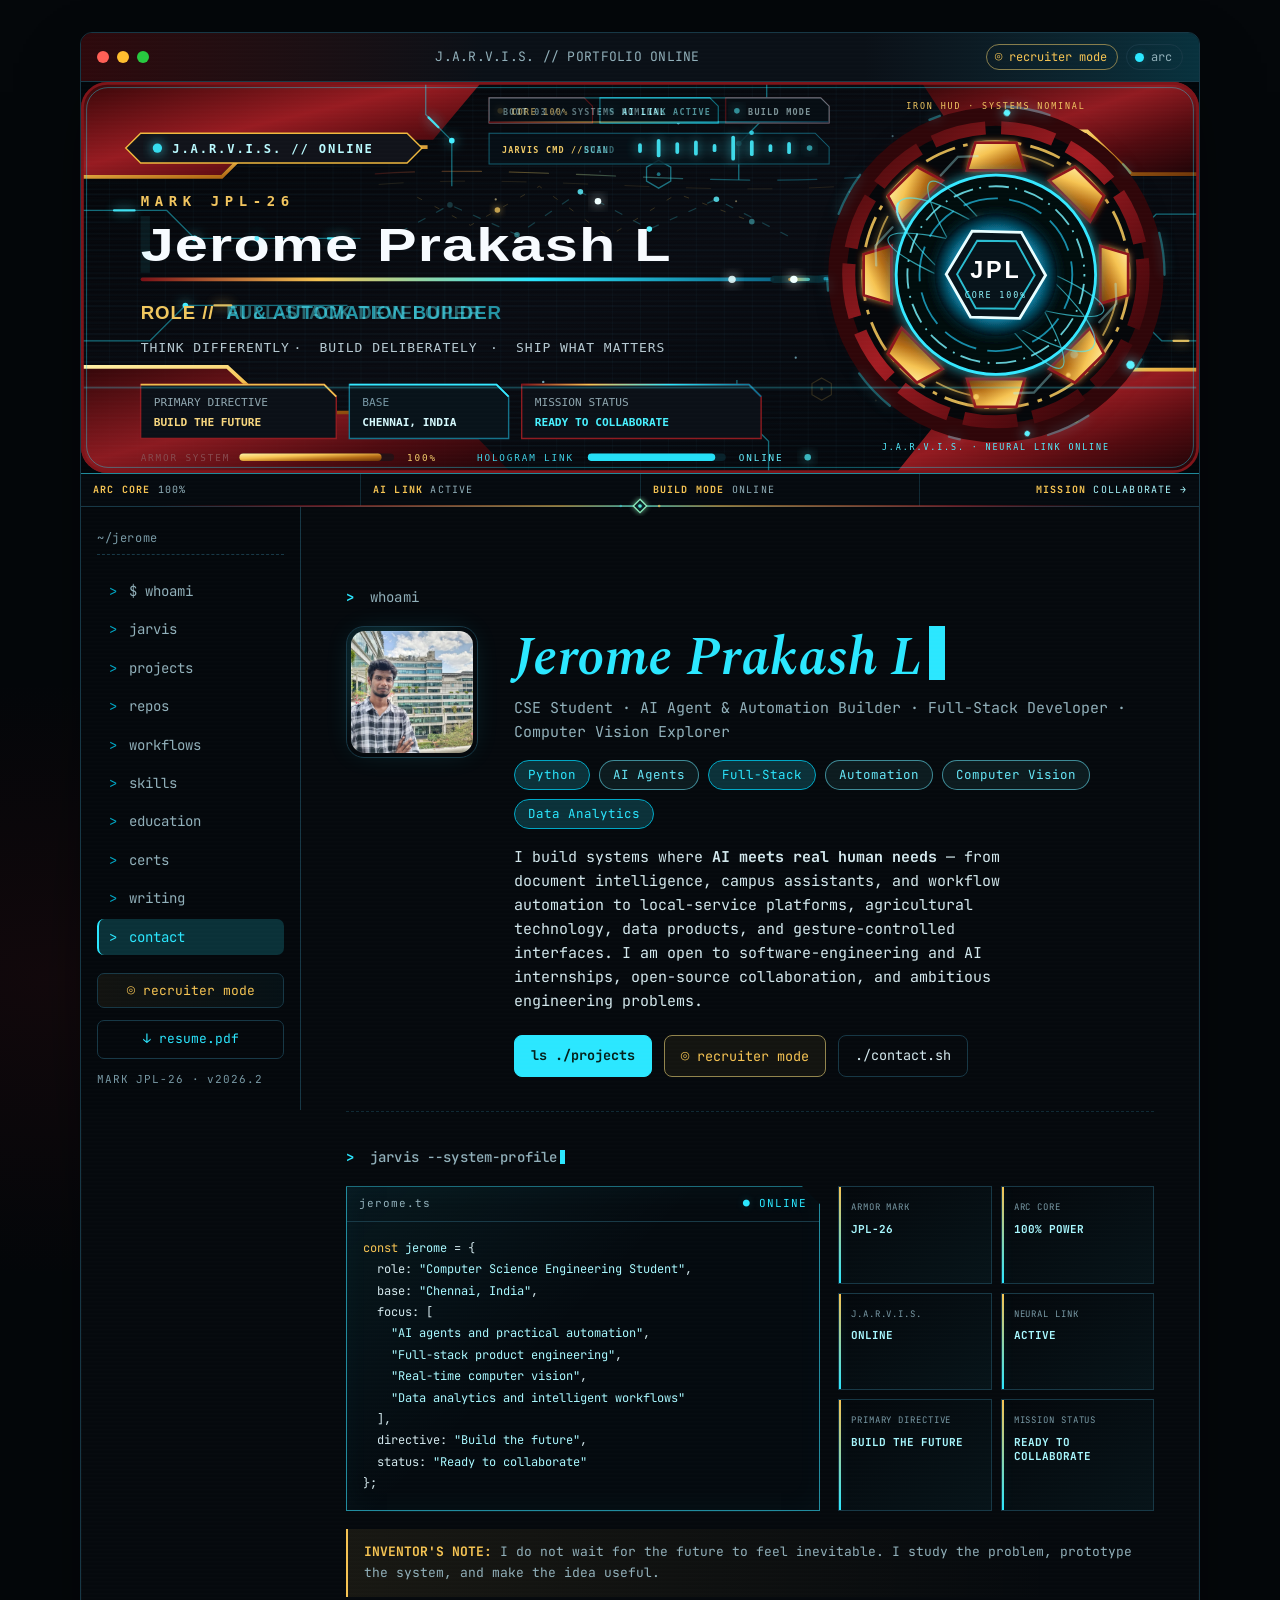
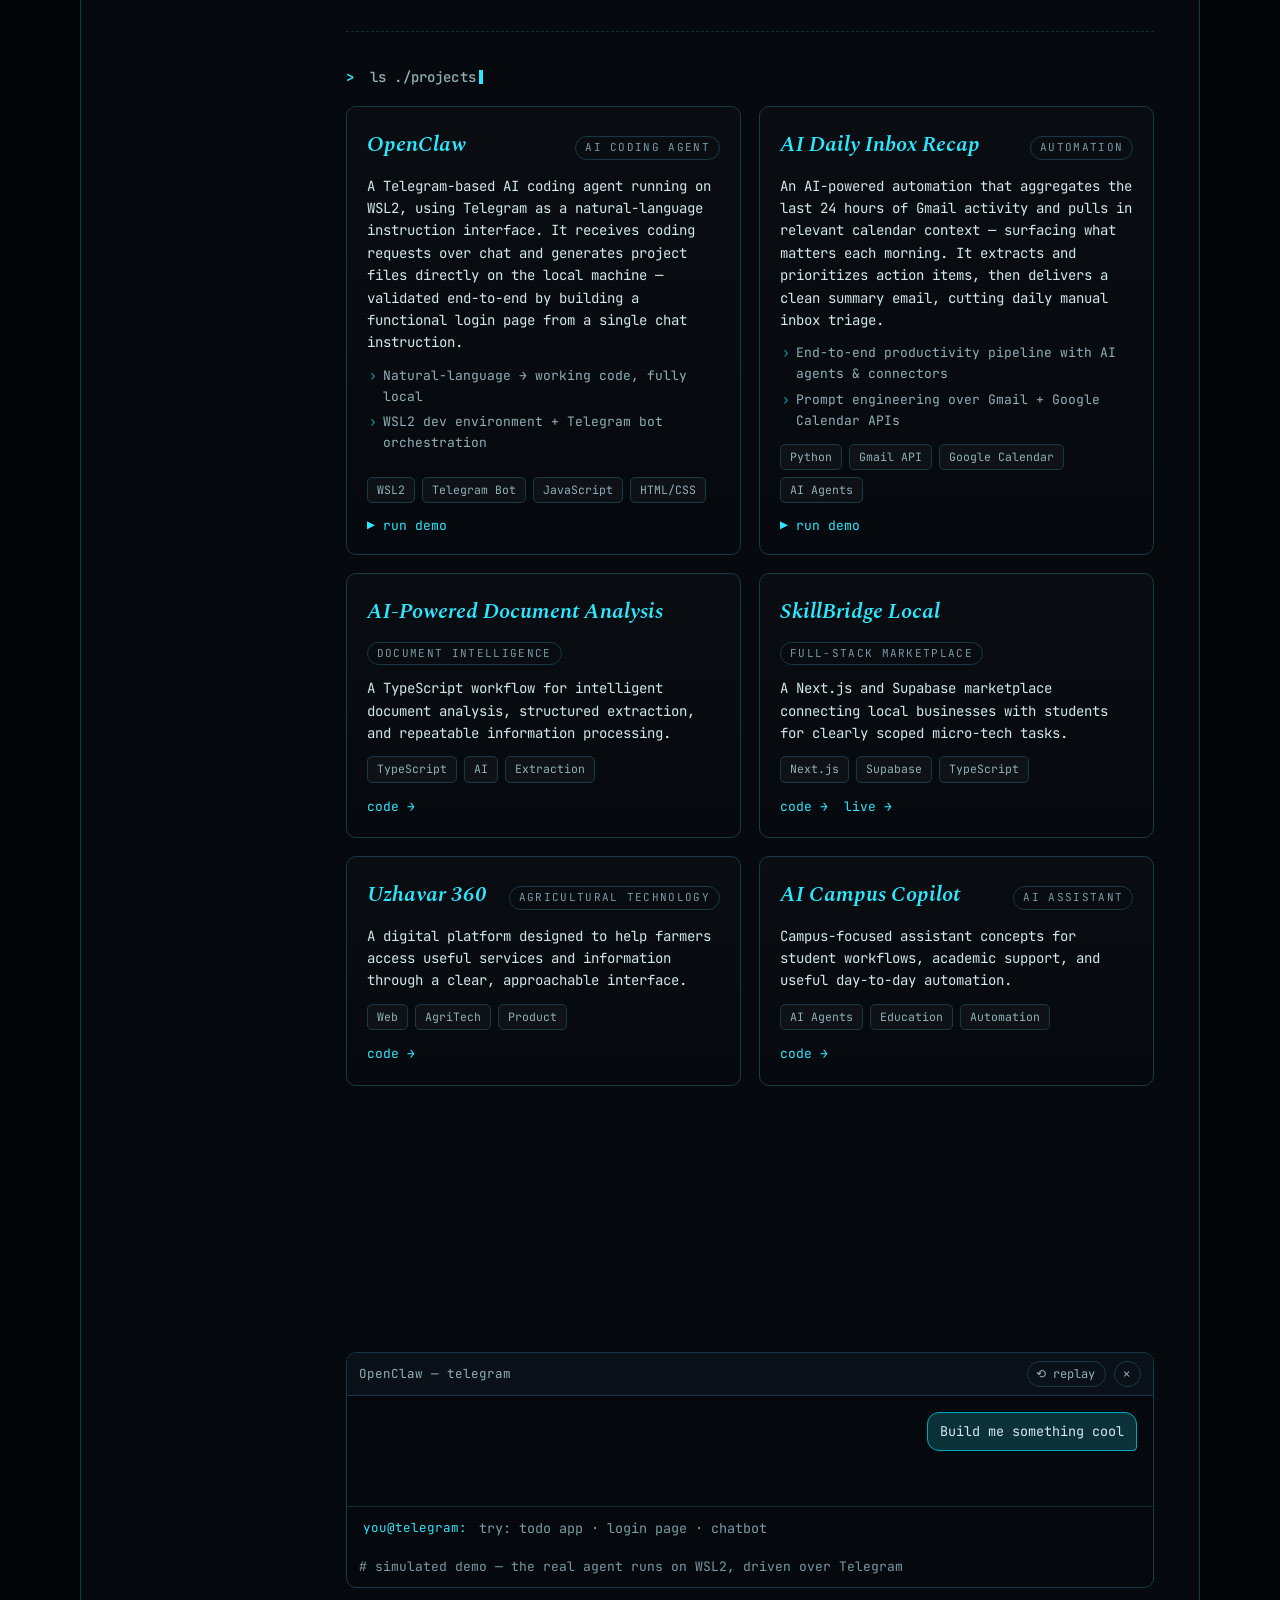
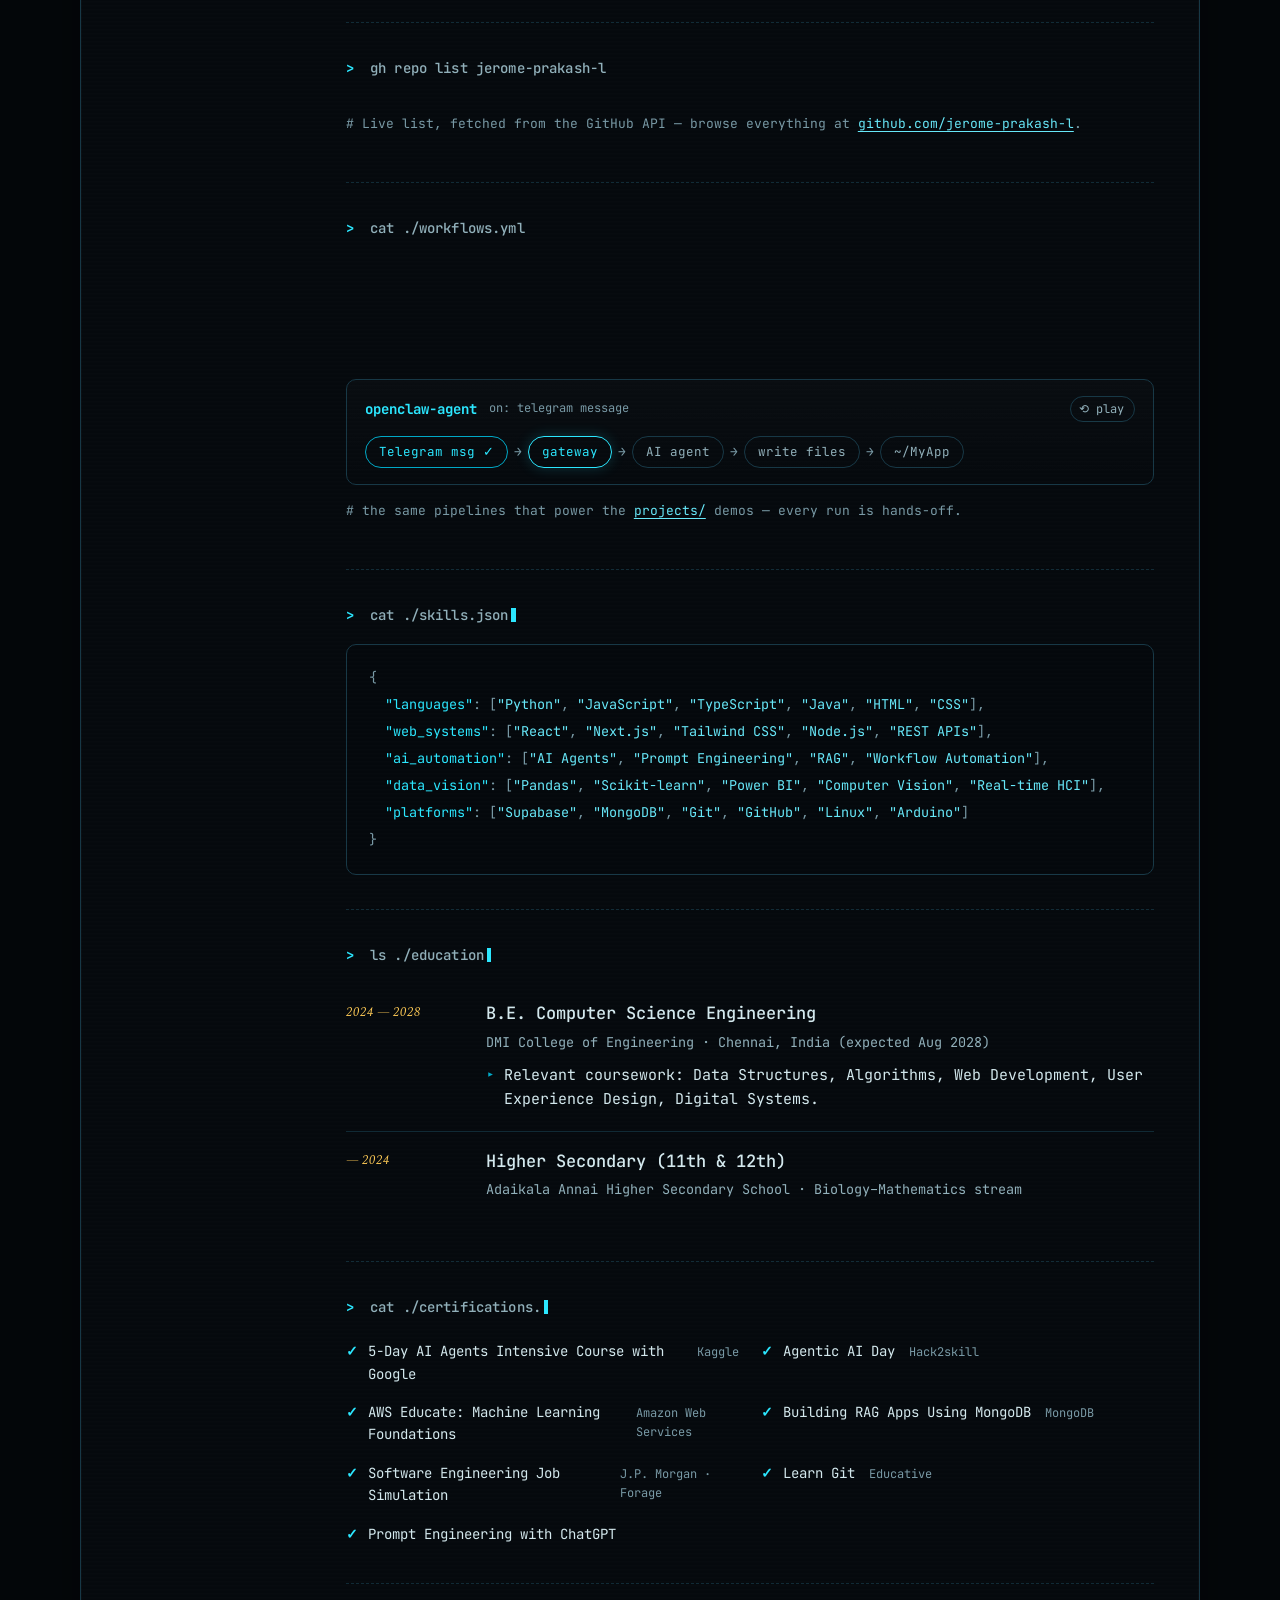
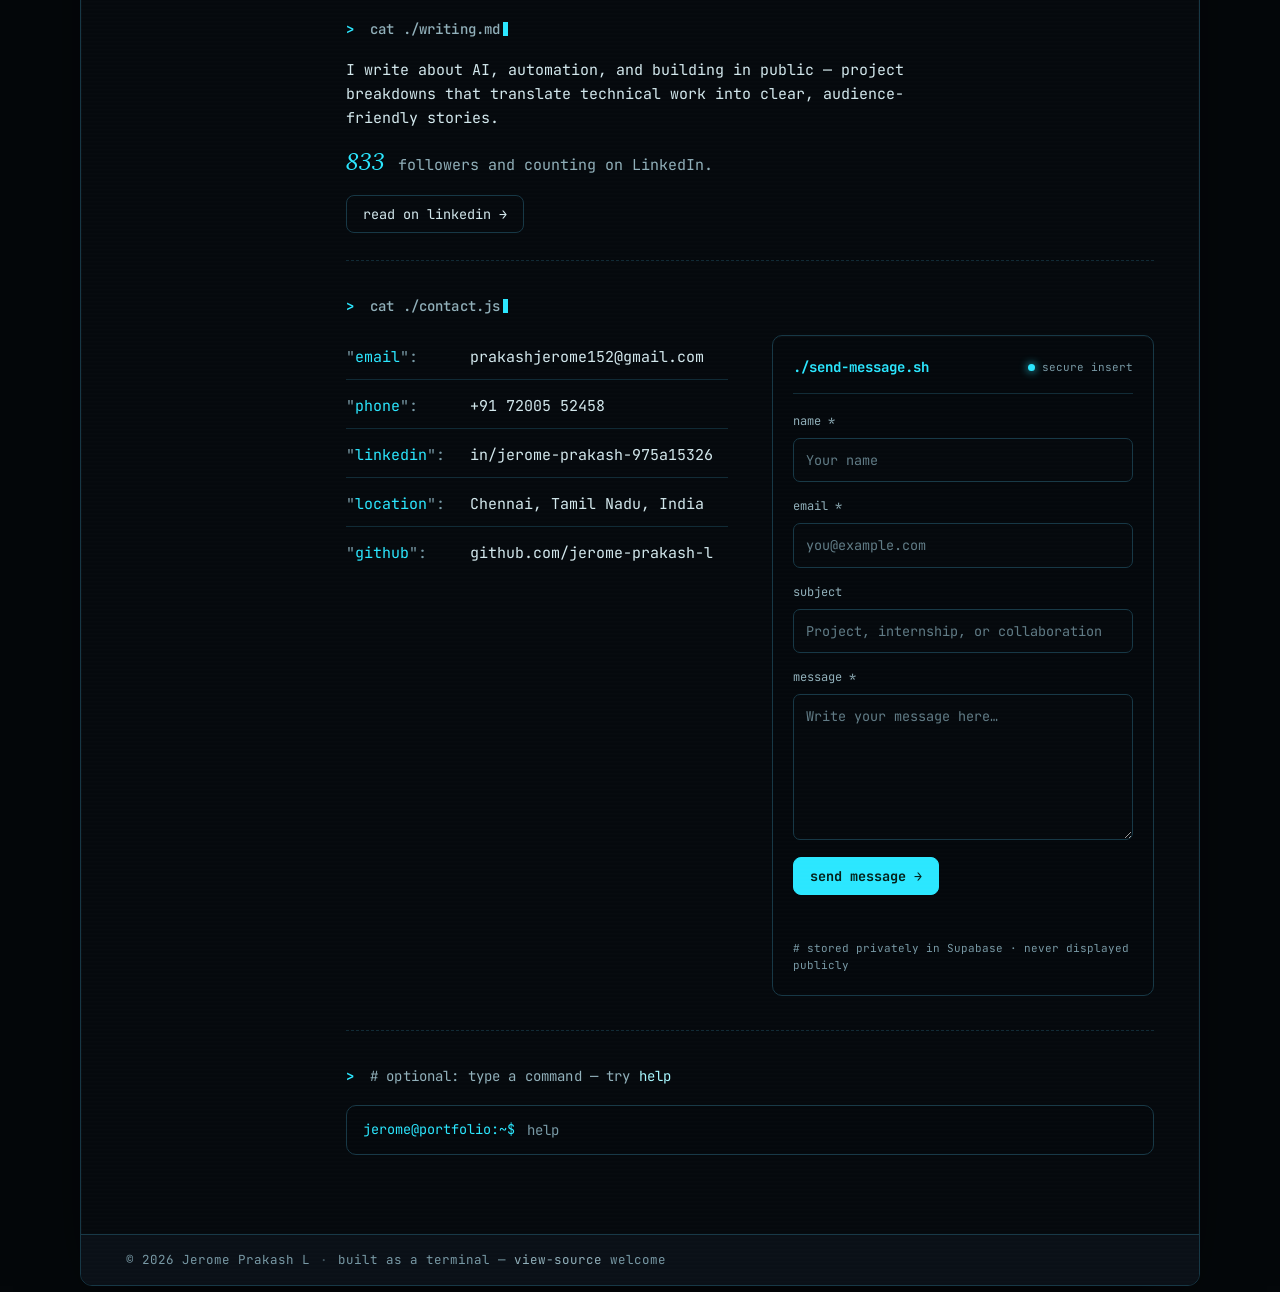
<file: index.html>
<!DOCTYPE html>
<html lang="en" data-theme="arc">
<head>
  <meta charset="UTF-8" />
  <meta name="viewport" content="width=device-width, initial-scale=1.0" />
  <title>Jerome Prakash L — J.A.R.V.I.S. Developer Portfolio</title>
  <meta name="description" content="J.A.R.V.I.S.-inspired portfolio of Jerome Prakash L — CSE student building AI agents, full-stack products, automation tools, data projects, and computer-vision experiments." />
  <meta name="author" content="Jerome Prakash L" />
  <meta name="theme-color" content="#04070a" />

  <!-- Open Graph / social preview -->
  <meta property="og:type" content="website" />
  <meta property="og:title" content="Jerome Prakash L — J.A.R.V.I.S. Developer Portfolio" />
  <meta property="og:description" content="Build the future: AI agents · Full-stack engineering · Automation · Data analytics · Computer vision." />
  <meta name="twitter:card" content="summary_large_image" />
  <meta property="og:url" content="https://jerome-prakash-l.github.io/elonmusk_jp/" />
  <meta property="og:image" content="https://jerome-prakash-l.github.io/elonmusk_jp/og-image.png" />
  <meta property="og:image:width" content="1200" />
  <meta property="og:image:height" content="630" />
  <link rel="canonical" href="https://jerome-prakash-l.github.io/elonmusk_jp/" />

  <!-- Structured data for search engines -->
  <script type="application/ld+json">
  {
    "@context": "https://schema.org",
    "@type": "Person",
    "name": "Jerome Prakash L",
    "url": "https://jerome-prakash-l.github.io/elonmusk_jp/",
    "image": "https://jerome-prakash-l.github.io/elonmusk_jp/assets/jerome-profile.jpg",
    "jobTitle": "Computer Science Engineering Student",
    "email": "mailto:prakashjerome152@gmail.com",
    "address": {
      "@type": "PostalAddress",
      "addressLocality": "Chennai",
      "addressRegion": "Tamil Nadu",
      "addressCountry": "IN"
    },
    "alumniOf": {
      "@type": "CollegeOrUniversity",
      "name": "DMI College of Engineering"
    },
    "sameAs": [
      "https://www.linkedin.com/in/jerome-prakash-975a15326",
      "https://github.com/jerome-prakash-l"
    ],
    "knowsAbout": ["AI Agents", "Workflow Automation", "Computer Vision", "Python", "JavaScript", "Prompt Engineering"]
  }
  </script>

  <!-- Inline SVG favicon: JPL arc core -->
  <link rel="icon" href="data:image/svg+xml,%3Csvg xmlns='http://www.w3.org/2000/svg' viewBox='0 0 32 32'%3E%3Crect width='32' height='32' rx='6' fill='%2303060a'/%3E%3Cpath d='M16 3l10 6v14l-10 6-10-6V9z' fill='none' stroke='%232be7ff' stroke-width='2'/%3E%3Ccircle cx='16' cy='16' r='7' fill='none' stroke='%23f6c453' stroke-width='2'/%3E%3Ccircle cx='16' cy='16' r='2.5' fill='%23ffffff'/%3E%3C/svg%3E" />

  <!-- Fonts: monospace for UI, serif italic for display names (graceful fallback if offline) -->
  <link rel="preconnect" href="https://fonts.googleapis.com" />
  <link rel="preconnect" href="https://fonts.gstatic.com" crossorigin />
  <link href="https://fonts.googleapis.com/css2?family=JetBrains+Mono:wght@400;500;700&family=Spectral:ital,wght@1,500;1,600&display=swap" rel="stylesheet" />

  <link rel="stylesheet" href="styles.css?v=2026.3" />
</head>
<body>
  <a class="skip-link" href="#content">Skip to content</a>

  <div class="screen">
    <div class="terminal">

      <!-- ===== Title bar ===== -->
      <div class="titlebar">
        <div class="lights" aria-hidden="true">
          <span class="light light--red"></span>
          <span class="light light--amber"></span>
          <span class="light light--green"></span>
        </div>
        <div class="titlebar__title">J.A.R.V.I.S. // PORTFOLIO ONLINE</div>
        <div class="titlebar__controls">
          <button class="ghost-btn recruiter-chip recruiter-launch" type="button" aria-haspopup="dialog" aria-controls="recruiter-mode" title="Open a 60-second recruiter overview">
            <span aria-hidden="true">◎</span><span class="recruiter-chip__label">recruiter mode</span>
          </button>
          <button id="theme-toggle" class="ghost-btn" type="button" aria-label="Switch colour theme" title="Switch theme (arc / armor)">
            <span class="theme-dot" aria-hidden="true"></span><span class="theme-name">arc</span>
          </button>
        </div>
      </div>

      <!-- ===== J.A.R.V.I.S. animated hero copied from the GitHub profile ===== -->
      <header class="jarvis-hero" aria-label="Jerome Prakash L J.A.R.V.I.S. developer interface">
        <img
          class="jarvis-hero__banner"
          src="assets/profile-banner.svg"
          alt="Jerome Prakash L — animated Arc Reactor and J.A.R.V.I.S. developer interface"
          width="1200"
          height="420"
          decoding="async"
          fetchpriority="high" />
        <div class="jarvis-hero__status" aria-label="Current system status">
          <span><b>ARC CORE</b> 100%</span>
          <span><b>AI LINK</b> ACTIVE</span>
          <span><b>BUILD MODE</b> ONLINE</span>
          <a href="#contact" data-cmd="contact"><b>MISSION</b> COLLABORATE →</a>
        </div>
      </header>

      <!-- ===== Window body: sidebar + content ===== -->
      <div class="window-body">

        <!-- Sidebar navigation -->
        <aside class="sidebar" aria-label="Site sections">
          <div class="sidebar__path">~/jerome</div>
          <nav class="sidebar__nav">
            <a class="nav-link is-active" href="#whoami" data-cmd="whoami"><span class="nav-prompt">&gt;</span> $ whoami</a>
            <a class="nav-link" href="#jarvis" data-cmd="jarvis"><span class="nav-prompt">&gt;</span> jarvis</a>
            <a class="nav-link" href="#projects" data-cmd="projects"><span class="nav-prompt">&gt;</span> projects</a>
            <a class="nav-link" href="#repos" data-cmd="repos"><span class="nav-prompt">&gt;</span> repos</a>
            <a class="nav-link" href="#workflows" data-cmd="workflows"><span class="nav-prompt">&gt;</span> workflows</a>
            <a class="nav-link" href="#skills" data-cmd="skills"><span class="nav-prompt">&gt;</span> skills</a>
            <a class="nav-link" href="#education" data-cmd="education"><span class="nav-prompt">&gt;</span> education</a>
            <a class="nav-link" href="#certs" data-cmd="certs"><span class="nav-prompt">&gt;</span> certs</a>
            <a class="nav-link" href="#writing" data-cmd="writing"><span class="nav-prompt">&gt;</span> writing</a>
            <a class="nav-link" href="#contact" data-cmd="contact"><span class="nav-prompt">&gt;</span> contact</a>
          </nav>
          <div class="sidebar__foot">
            <button class="sidebar__recruiter recruiter-launch" type="button" aria-haspopup="dialog" aria-controls="recruiter-mode"><span aria-hidden="true">◎</span> recruiter mode</button>
            <a class="sidebar__resume" href="Jerome_Prakash_L_Resume.pdf" target="_blank" rel="noopener">&#8595; resume.pdf</a>
            <div class="sidebar__version">MARK JPL-26 · v2026.2</div>
          </div>
        </aside>

        <!-- Main content -->
        <main class="content" id="content">

          <!-- ===== whoami ===== -->
          <section class="section" id="whoami" aria-labelledby="typed-name">
            <p class="cmd" id="whoami-cmd"><span class="cmd__prompt">&gt;</span> whoami</p>
            <div class="whoami">
              <div class="avatar">
                <img class="avatar__photo" src="assets/jerome-profile.jpg" alt="Portrait of Jerome Prakash L" width="900" height="675" decoding="async" fetchpriority="high" />
              </div>
              <div class="whoami__body">
                <h1 class="display-name" id="typed-name" aria-label="Jerome Prakash L">Jerome Prakash L<span class="cursor" aria-hidden="true"></span></h1>
                <p class="whoami__role">CSE Student · AI Agent &amp; Automation Builder · Full-Stack Developer · Computer Vision Explorer</p>
                <div class="badges" role="list" aria-label="Focus areas">
                  <span class="badge" role="listitem">Python</span>
                  <span class="badge badge--alt" role="listitem">AI Agents</span>
                  <span class="badge" role="listitem">Full-Stack</span>
                  <span class="badge badge--alt" role="listitem">Automation</span>
                  <span class="badge badge--alt" role="listitem">Computer Vision</span>
                  <span class="badge" role="listitem">Data Analytics</span>
                </div>
                <p class="whoami__bio">
                  I build systems where <strong>AI meets real human needs</strong> — from document intelligence,
                  campus assistants, and workflow automation to local-service platforms, agricultural technology,
                  data products, and gesture-controlled interfaces. I am open to software-engineering and AI
                  internships, open-source collaboration, and ambitious engineering problems.
                </p>
                <div class="whoami__actions">
                  <a class="btn btn--solid" href="#projects" data-cmd="projects" aria-label="View projects">ls ./projects</a>
                  <button class="btn btn--recruiter recruiter-launch" type="button" aria-haspopup="dialog" aria-controls="recruiter-mode">◎ recruiter mode</button>
                  <a class="btn" href="#contact" data-cmd="contact" aria-label="Contact me">./contact.sh</a>
                </div>
              </div>
            </div>
          </section>

          <!-- ===== J.A.R.V.I.S. system profile ===== -->
          <section class="section" id="jarvis" aria-labelledby="jarvis-cmd">
            <h2 class="cmd" id="jarvis-cmd"><span class="cmd__prompt">&gt;</span> jarvis --system-profile</h2>
            <div class="system-profile">
              <div class="system-profile__code" aria-label="Jerome developer profile as TypeScript">
                <div class="system-profile__bar"><span>jerome.ts</span><span class="system-profile__live">● ONLINE</span></div>
                <pre><code><span class="k">const</span> <span class="s">jerome</span> = {
  role: <span class="s">"Computer Science Engineering Student"</span>,
  base: <span class="s">"Chennai, India"</span>,
  focus: [
    <span class="s">"AI agents and practical automation"</span>,
    <span class="s">"Full-stack product engineering"</span>,
    <span class="s">"Real-time computer vision"</span>,
    <span class="s">"Data analytics and intelligent workflows"</span>
  ],
  directive: <span class="s">"Build the future"</span>,
  status: <span class="s">"Ready to collaborate"</span>
};</code></pre>
              </div>
              <dl class="reactor-grid">
                <div><dt>ARMOR MARK</dt><dd>JPL-26</dd></div>
                <div><dt>ARC CORE</dt><dd>100% POWER</dd></div>
                <div><dt>J.A.R.V.I.S.</dt><dd>ONLINE</dd></div>
                <div><dt>NEURAL LINK</dt><dd>ACTIVE</dd></div>
                <div><dt>PRIMARY DIRECTIVE</dt><dd>BUILD THE FUTURE</dd></div>
                <div><dt>MISSION STATUS</dt><dd>READY TO COLLABORATE</dd></div>
              </dl>
            </div>
            <blockquote class="inventor-note"><strong>INVENTOR'S NOTE:</strong> I do not wait for the future to feel inevitable. I study the problem, prototype the system, and make the idea useful.</blockquote>
          </section>

          <!-- ===== projects ===== -->
          <section class="section" id="projects" aria-labelledby="projects-cmd">
            <h2 class="cmd" id="projects-cmd"><span class="cmd__prompt">&gt;</span> ls ./projects</h2>
            <div class="projects">

              <article class="project">
                <header class="project__head">
                  <h3 class="project__title">OpenClaw</h3>
                  <span class="project__type">AI coding agent</span>
                </header>
                <p class="project__desc">
                  A Telegram-based AI coding agent running on WSL2, using Telegram as a natural-language
                  instruction interface. It receives coding requests over chat and generates project files
                  directly on the local machine — validated end-to-end by building a functional login page
                  from a single chat instruction.
                </p>
                <ul class="project__points">
                  <li>Natural-language → working code, fully local</li>
                  <li>WSL2 dev environment + Telegram bot orchestration</li>
                </ul>
                <div class="tags" aria-label="Tech stack">
                  <span class="tag">WSL2</span>
                  <span class="tag">Telegram Bot</span>
                  <span class="tag">JavaScript</span>
                  <span class="tag">HTML/CSS</span>
                </div>
                <div class="project__links">
                  <button type="button" class="proj-link demo-toggle" data-demo="openclaw" aria-controls="demo-openclaw">▶ run demo</button>
                </div>
              </article>

              <article class="project">
                <header class="project__head">
                  <h3 class="project__title">AI Daily Inbox Recap</h3>
                  <span class="project__type">automation</span>
                </header>
                <p class="project__desc">
                  An AI-powered automation that aggregates the last 24 hours of Gmail activity and
                  pulls in relevant calendar context — surfacing what matters each morning. It extracts
                  and prioritizes action items, then delivers a clean summary email, cutting daily manual inbox triage.
                </p>
                <ul class="project__points">
                  <li>End-to-end productivity pipeline with AI agents &amp; connectors</li>
                  <li>Prompt engineering over Gmail + Google Calendar APIs</li>
                </ul>
                <div class="tags" aria-label="Tech stack">
                  <span class="tag">Python</span>
                  <span class="tag">Gmail API</span>
                  <span class="tag">Google Calendar</span>
                  <span class="tag">AI Agents</span>
                </div>
                <div class="project__links">
                  <button type="button" class="proj-link demo-toggle" data-demo="recap" aria-controls="demo-recap">▶ run demo</button>
                </div>
              </article>

              <article class="project">
                <header class="project__head">
                  <h3 class="project__title">AI-Powered Document Analysis</h3>
                  <span class="project__type">document intelligence</span>
                </header>
                <p class="project__desc">A TypeScript workflow for intelligent document analysis, structured extraction, and repeatable information processing.</p>
                <div class="tags" aria-label="Tech stack"><span class="tag">TypeScript</span><span class="tag">AI</span><span class="tag">Extraction</span></div>
                <div class="project__links"><a class="proj-link" href="https://github.com/JEROME-PRAKASH-L/AI-Powered-Document-Analysis-Extraction" target="_blank" rel="noopener">code →</a></div>
              </article>

              <article class="project">
                <header class="project__head">
                  <h3 class="project__title">SkillBridge Local</h3>
                  <span class="project__type">full-stack marketplace</span>
                </header>
                <p class="project__desc">A Next.js and Supabase marketplace connecting local businesses with students for clearly scoped micro-tech tasks.</p>
                <div class="tags" aria-label="Tech stack"><span class="tag">Next.js</span><span class="tag">Supabase</span><span class="tag">TypeScript</span></div>
                <div class="project__links"><a class="proj-link" href="https://github.com/JEROME-PRAKASH-L/skillbridge-local" target="_blank" rel="noopener">code →</a><a class="proj-link" href="https://skillbridge-local-chennai.netlify.app" target="_blank" rel="noopener">live →</a></div>
              </article>

              <article class="project">
                <header class="project__head">
                  <h3 class="project__title">Uzhavar 360</h3>
                  <span class="project__type">agricultural technology</span>
                </header>
                <p class="project__desc">A digital platform designed to help farmers access useful services and information through a clear, approachable interface.</p>
                <div class="tags" aria-label="Tech stack"><span class="tag">Web</span><span class="tag">AgriTech</span><span class="tag">Product</span></div>
                <div class="project__links"><a class="proj-link" href="https://github.com/JEROME-PRAKASH-L/uzhavar-360" target="_blank" rel="noopener">code →</a></div>
              </article>

              <article class="project">
                <header class="project__head">
                  <h3 class="project__title">AI Campus Copilot</h3>
                  <span class="project__type">AI assistant</span>
                </header>
                <p class="project__desc">Campus-focused assistant concepts for student workflows, academic support, and useful day-to-day automation.</p>
                <div class="tags" aria-label="Tech stack"><span class="tag">AI Agents</span><span class="tag">Education</span><span class="tag">Automation</span></div>
                <div class="project__links"><a class="proj-link" href="https://github.com/JEROME-PRAKASH-L/Al-Campus-Copilot" target="_blank" rel="noopener">code →</a></div>
              </article>

              <article class="project">
                <header class="project__head">
                  <h3 class="project__title">Make Me Productive</h3>
                  <span class="project__type">focus companion</span>
                </header>
                <p class="project__desc">A browser productivity companion for more intentional YouTube use and stronger focus habits.</p>
                <div class="tags" aria-label="Tech stack"><span class="tag">Browser</span><span class="tag">Productivity</span><span class="tag">JavaScript</span></div>
                <div class="project__links"><a class="proj-link" href="https://github.com/JEROME-PRAKASH-L/Make-Me-Productive---Youtube-Focus-Buddy" target="_blank" rel="noopener">code →</a></div>
              </article>

              <article class="project">
                <header class="project__head">
                  <h3 class="project__title">Gesture Control Lab</h3>
                  <span class="project__type">computer vision</span>
                </header>
                <p class="project__desc">Real-time hand-gesture experiments for mouse control, volume adjustment, drawing, and human-computer interaction.</p>
                <div class="tags" aria-label="Tech stack"><span class="tag">Python</span><span class="tag">Computer Vision</span><span class="tag">HCI</span></div>
                <div class="project__links"><a class="proj-link" href="https://github.com/JEROME-PRAKASH-L/Hand-Gesture-Mouse-Control-Project" target="_blank" rel="noopener">mouse →</a><a class="proj-link" href="https://github.com/JEROME-PRAKASH-L/Volume-Control-project-" target="_blank" rel="noopener">volume →</a></div>
              </article>

            </div>

            <!-- ===== project demos: simulated replays, played by demosApp() ===== -->
            <div class="demo" id="demo-openclaw" hidden>
              <div class="demo__bar">
                <span class="demo__title">OpenClaw — telegram</span>
                <span class="demo__controls">
                  <button type="button" class="ghost-btn demo-replay" data-demo="openclaw">⟲ replay</button>
                  <button type="button" class="ghost-btn demo-close" aria-label="Close demo">✕</button>
                </span>
              </div>
              <div class="demo__stage" aria-live="polite"></div>
              <div class="demo__chatline">
                <label class="demo__chat-prompt" for="openclaw-input">you@telegram:</label>
                <input
                  id="openclaw-input"
                  class="demo__chat-input"
                  type="text"
                  autocomplete="off"
                  autocapitalize="off"
                  spellcheck="false"
                  placeholder="try: todo app · login page · chatbot"
                  aria-label="Message the OpenClaw demo" />
              </div>
              <p class="note demo__note"># simulated demo — the real agent runs on WSL2, driven over Telegram</p>
            </div>

            <div class="demo" id="demo-recap" hidden>
              <div class="demo__bar">
                <span class="demo__title">daily-inbox-recap — cron 05:00</span>
                <span class="demo__controls">
                  <button type="button" class="ghost-btn demo-replay" data-demo="recap">⟲ replay</button>
                  <button type="button" class="ghost-btn demo-close" aria-label="Close demo">✕</button>
                </span>
              </div>
              <div class="demo__ctrl">
                <span class="demo__status"><span class="demo__status-dot" aria-hidden="true"></span> active</span>
                <span class="demo__next">next run: <span id="recap-next">tomorrow 05:00</span></span>
                <label class="demo__interval">interval
                  <select id="recap-interval" aria-label="Recap interval">
                    <option value="daily" selected>daily</option>
                    <option value="weekly">weekly</option>
                  </select>
                </label>
                <button type="button" class="ghost-btn demo-runnow">▶ run now</button>
              </div>
              <div class="demo__stage" aria-live="polite"></div>
              <p class="note demo__note"># simulated replay — the real automation runs on Gmail + Google Calendar connectors</p>
            </div>

            <!-- the mini apps OpenClaw "builds" in its demo -->
            <template id="demo-login-template">
              <div class="demo-login">
                <div class="demo-login__title">Welcome back</div>
                <label class="demo-login__label">username
                  <input class="demo-login__input" type="text" placeholder="jerome" />
                </label>
                <label class="demo-login__label">password
                  <input class="demo-login__input" type="password" placeholder="••••••••" />
                </label>
                <button type="button" class="demo-login__btn">Sign in</button>
              </div>
            </template>

            <template id="demo-todo-template">
              <div class="demo-login demo-todo">
                <div class="demo-login__title">My Tasks</div>
                <div class="demo-todo__addrow">
                  <input class="demo-login__input demo-todo__input" type="text" placeholder="new task…" aria-label="New task" />
                  <button type="button" class="demo-login__btn demo-todo__add">add</button>
                </div>
                <ul class="demo-todo__list">
                  <li><label class="demo-todo__item"><input type="checkbox" /> <span>ship portfolio demos</span></label></li>
                  <li><label class="demo-todo__item"><input type="checkbox" /> <span>apply to internships</span></label></li>
                </ul>
              </div>
            </template>

            <template id="demo-bot-template">
              <div class="demo-login demo-bot">
                <div class="demo-login__title">chatbot.py</div>
                <div class="demo-bot__log"><div class="demo-bot__line">&gt;&gt;&gt; bot ready — say hi</div></div>
                <input class="demo-login__input demo-bot__input" type="text" placeholder="say something…" aria-label="Message the chatbot" />
              </div>
            </template>
          </section>

          <!-- ===== repos (live from the GitHub API — progressive enhancement) ===== -->
          <section class="section" id="repos" aria-labelledby="repos-cmd">
            <h2 class="cmd" id="repos-cmd"><span class="cmd__prompt">&gt;</span> gh repo list jerome-prakash-l</h2>
            <div class="projects" id="repo-grid" aria-live="polite"></div>
            <p class="note">
              # Live list, fetched from the GitHub API — browse everything at
              <a href="https://github.com/jerome-prakash-l?tab=repositories" target="_blank" rel="noopener">github.com/jerome-prakash-l</a>.
            </p>
          </section>

          <!-- ===== workflows (animated pipelines, played by workflowsApp) ===== -->
          <section class="section" id="workflows" aria-labelledby="workflows-cmd">
            <h2 class="cmd" id="workflows-cmd"><span class="cmd__prompt">&gt;</span> cat ./workflows.yml</h2>
            <div class="wfs">

              <div class="wf" data-wf="recap">
                <div class="wf__head">
                  <span class="wf__name">daily-inbox-recap</span>
                  <span class="wf__on">on: cron "0 5 * * *"</span>
                  <button type="button" class="ghost-btn wf-play">⟲ play</button>
                </div>
                <div class="wf__pipe" role="list" aria-label="daily-inbox-recap pipeline">
                  <span class="wf__node" role="listitem">cron 05:00</span>
                  <span class="wf__arrow" aria-hidden="true">→</span>
                  <span class="wf__node" role="listitem">Gmail · 24 h</span>
                  <span class="wf__arrow" aria-hidden="true">→</span>
                  <span class="wf__node" role="listitem">Calendar</span>
                  <span class="wf__arrow" aria-hidden="true">→</span>
                  <span class="wf__node" role="listitem">AI agent</span>
                  <span class="wf__arrow" aria-hidden="true">→</span>
                  <span class="wf__node" role="listitem">summary ✉</span>
                </div>
              </div>

              <div class="wf" data-wf="openclaw">
                <div class="wf__head">
                  <span class="wf__name">openclaw-agent</span>
                  <span class="wf__on">on: telegram message</span>
                  <button type="button" class="ghost-btn wf-play">⟲ play</button>
                </div>
                <div class="wf__pipe" role="list" aria-label="openclaw-agent pipeline">
                  <span class="wf__node" role="listitem">Telegram msg</span>
                  <span class="wf__arrow" aria-hidden="true">→</span>
                  <span class="wf__node" role="listitem">gateway</span>
                  <span class="wf__arrow" aria-hidden="true">→</span>
                  <span class="wf__node" role="listitem">AI agent</span>
                  <span class="wf__arrow" aria-hidden="true">→</span>
                  <span class="wf__node" role="listitem">write files</span>
                  <span class="wf__arrow" aria-hidden="true">→</span>
                  <span class="wf__node" role="listitem">~/MyApp</span>
                </div>
              </div>

            </div>
            <p class="note"># the same pipelines that power the <a href="#projects" data-cmd="projects">projects/</a> demos — every run is hands-off.</p>
          </section>

          <!-- ===== skills ===== -->
          <section class="section" id="skills" aria-labelledby="skills-cmd">
            <h2 class="cmd" id="skills-cmd"><span class="cmd__prompt">&gt;</span> cat ./skills.json</h2>
            <pre class="json" aria-label="Skills as JSON"><code><span class="p">{</span>
  <span class="k">"languages"</span><span class="p">:</span> <span class="p">[</span><span class="s">"Python"</span><span class="p">,</span> <span class="s">"JavaScript"</span><span class="p">,</span> <span class="s">"TypeScript"</span><span class="p">,</span> <span class="s">"Java"</span><span class="p">,</span> <span class="s">"HTML"</span><span class="p">,</span> <span class="s">"CSS"</span><span class="p">]</span><span class="p">,</span>
  <span class="k">"web_systems"</span><span class="p">:</span> <span class="p">[</span><span class="s">"React"</span><span class="p">,</span> <span class="s">"Next.js"</span><span class="p">,</span> <span class="s">"Tailwind CSS"</span><span class="p">,</span> <span class="s">"Node.js"</span><span class="p">,</span> <span class="s">"REST APIs"</span><span class="p">]</span><span class="p">,</span>
  <span class="k">"ai_automation"</span><span class="p">:</span> <span class="p">[</span><span class="s">"AI Agents"</span><span class="p">,</span> <span class="s">"Prompt Engineering"</span><span class="p">,</span> <span class="s">"RAG"</span><span class="p">,</span> <span class="s">"Workflow Automation"</span><span class="p">]</span><span class="p">,</span>
  <span class="k">"data_vision"</span><span class="p">:</span> <span class="p">[</span><span class="s">"Pandas"</span><span class="p">,</span> <span class="s">"Scikit-learn"</span><span class="p">,</span> <span class="s">"Power BI"</span><span class="p">,</span> <span class="s">"Computer Vision"</span><span class="p">,</span> <span class="s">"Real-time HCI"</span><span class="p">]</span><span class="p">,</span>
  <span class="k">"platforms"</span><span class="p">:</span> <span class="p">[</span><span class="s">"Supabase"</span><span class="p">,</span> <span class="s">"MongoDB"</span><span class="p">,</span> <span class="s">"Git"</span><span class="p">,</span> <span class="s">"GitHub"</span><span class="p">,</span> <span class="s">"Linux"</span><span class="p">,</span> <span class="s">"Arduino"</span><span class="p">]</span>
<span class="p">}</span></code></pre>
          </section>

          <!-- ===== education ===== -->
          <section class="section" id="education" aria-labelledby="education-cmd">
            <h2 class="cmd" id="education-cmd"><span class="cmd__prompt">&gt;</span> ls ./education</h2>
            <ol class="timeline">
              <li class="timeline__item">
                <div class="timeline__when">2024 — 2028</div>
                <div class="timeline__what">
                  <h3 class="timeline__role">B.E. Computer Science Engineering</h3>
                  <p class="timeline__org">DMI College of Engineering · Chennai, India <span class="muted">(expected Aug 2028)</span></p>
                  <ul class="bullets">
                    <li>Relevant coursework: Data Structures, Algorithms, Web Development, User Experience Design, Digital Systems.</li>
                  </ul>
                </div>
              </li>
              <li class="timeline__item">
                <div class="timeline__when">— 2024</div>
                <div class="timeline__what">
                  <h3 class="timeline__role">Higher Secondary (11th &amp; 12th)</h3>
                  <p class="timeline__org">Adaikala Annai Higher Secondary School · Biology–Mathematics stream</p>
                </div>
              </li>
            </ol>
          </section>

          <!-- ===== certifications ===== -->
          <section class="section" id="certs" aria-labelledby="certs-cmd">
            <h2 class="cmd" id="certs-cmd"><span class="cmd__prompt">&gt;</span> cat ./certifications.log</h2>
            <ul class="certs">
              <li class="cert"><span class="cert__bullet" aria-hidden="true">✓</span> 5-Day AI Agents Intensive Course with Google <span class="cert__by">Kaggle</span></li>
              <li class="cert"><span class="cert__bullet" aria-hidden="true">✓</span> Agentic AI Day <span class="cert__by">Hack2skill</span></li>
              <li class="cert"><span class="cert__bullet" aria-hidden="true">✓</span> AWS Educate: Machine Learning Foundations <span class="cert__by">Amazon Web Services</span></li>
              <li class="cert"><span class="cert__bullet" aria-hidden="true">✓</span> Building RAG Apps Using MongoDB <span class="cert__by">MongoDB</span></li>
              <li class="cert"><span class="cert__bullet" aria-hidden="true">✓</span> Software Engineering Job Simulation <span class="cert__by">J.P. Morgan · Forage</span></li>
              <li class="cert"><span class="cert__bullet" aria-hidden="true">✓</span> Learn Git <span class="cert__by">Educative</span></li>
              <li class="cert"><span class="cert__bullet" aria-hidden="true">✓</span> Prompt Engineering with ChatGPT</li>
            </ul>
          </section>

          <!-- ===== writing ===== -->
          <section class="section" id="writing" aria-labelledby="writing-cmd">
            <h2 class="cmd" id="writing-cmd"><span class="cmd__prompt">&gt;</span> cat ./writing.md</h2>
            <div class="writing">
              <p class="writing__lead">
                I write about AI, automation, and building in public — project breakdowns that translate
                technical work into clear, audience-friendly stories.
              </p>
              <p class="writing__stat"><span class="writing__num">1,000+</span> followers and counting on LinkedIn.</p>
              <a class="btn" href="https://www.linkedin.com/in/jerome-prakash-975a15326" target="_blank" rel="noopener">read on linkedin →</a>
            </div>
          </section>

          <!-- ===== contact ===== -->
          <section class="section" id="contact" aria-labelledby="contact-cmd">
            <h2 class="cmd" id="contact-cmd"><span class="cmd__prompt">&gt;</span> cat ./contact.json</h2>
            <div class="contact-grid">
              <ul class="contact">
                <li class="contact__row">
                  <span class="contact__key">email</span>
                  <a class="contact__val" href="https://mail.google.com/mail/?view=cm&amp;fs=1&amp;to=prakashjerome152@gmail.com&amp;su=Hi%20Jerome%2C%20saw%20your%20portfolio" target="_blank" rel="noopener">prakashjerome152@gmail.com</a>
                </li>
                <li class="contact__row">
                  <span class="contact__key">phone</span>
                  <a class="contact__val" href="tel:+917200552458">+91 72005 52458</a>
                </li>
                <li class="contact__row">
                  <span class="contact__key">linkedin</span>
                  <a class="contact__val" href="https://www.linkedin.com/in/jerome-prakash-975a15326" target="_blank" rel="noopener">in/jerome-prakash-975a15326</a>
                </li>
                <li class="contact__row">
                  <span class="contact__key">location</span>
                  <span class="contact__val">Chennai, Tamil Nadu, India</span>
                </li>
                <li class="contact__row">
                  <span class="contact__key">github</span>
                  <a class="contact__val" href="https://github.com/jerome-prakash-l" target="_blank" rel="noopener">github.com/jerome-prakash-l</a>
                </li>
              </ul>

              <form class="contact-form" id="contact-form">
                <div class="contact-form__head">
                  <h3 class="contact-form__title">./send-message.sh</h3>
                  <span class="contact-form__state"><span aria-hidden="true"></span> secure insert</span>
                </div>

                <div class="contact-form__fields">
                  <label class="contact-form__field" for="contact-name">
                    <span>name *</span>
                    <input id="contact-name" name="name" type="text" autocomplete="name" minlength="2" maxlength="100" required placeholder="Your name" />
                  </label>

                  <label class="contact-form__field" for="contact-email">
                    <span>email *</span>
                    <input id="contact-email" name="email" type="email" autocomplete="email" maxlength="254" required placeholder="you@example.com" />
                  </label>

                  <label class="contact-form__field contact-form__field--full" for="contact-subject">
                    <span>subject</span>
                    <input id="contact-subject" name="subject" type="text" maxlength="160" placeholder="Project, internship, or collaboration" />
                  </label>

                  <label class="contact-form__field contact-form__field--full" for="contact-message">
                    <span>message *</span>
                    <textarea id="contact-message" name="message" rows="6" minlength="10" maxlength="3000" required placeholder="Write your message here…"></textarea>
                  </label>
                </div>

                <label class="contact-form__trap" for="contact-company" aria-hidden="true">
                  Company
                  <input id="contact-company" name="company" type="text" tabindex="-1" autocomplete="off" />
                </label>

                <div class="contact-form__foot">
                  <button class="btn btn--solid contact-form__submit" type="submit">send message →</button>
                  <p class="contact-form__status" id="contact-form-status" role="status" aria-live="polite"></p>
                </div>
                <p class="contact-form__privacy"># stored privately in Supabase · never displayed publicly</p>
              </form>
            </div>
          </section>

          <!-- ===== interactive console (progressive enhancement / delight layer) ===== -->
          <section class="section console-section" id="console" aria-label="Interactive command line">
            <p class="cmd"><span class="cmd__prompt">&gt;</span> # optional: type a command — try <code>help</code></p>
            <div class="console" id="console-box">
              <div class="console__log" id="console-log" aria-live="polite"></div>
              <div class="console__inputline">
                <label class="console__prompt" for="console-input">jerome@portfolio:~$</label>
                <input
                  id="console-input"
                  class="console__input"
                  type="text"
                  autocomplete="off"
                  autocapitalize="off"
                  spellcheck="false"
                  aria-label="Terminal command input"
                  placeholder="help" />
              </div>
            </div>
          </section>

        </main>
      </div>

      <footer class="footer">
        <span>© <span id="year">2026</span> Jerome Prakash L</span>
        <span class="footer__sep">·</span>
        <span>built as a terminal — <code>view-source</code> welcome</span>
      </footer>
    </div>
  </div>

  <!-- ===== Recruiter Mode: focused 60-second candidate brief ===== -->
  <dialog class="recruiter-mode" id="recruiter-mode" aria-labelledby="recruiter-title" aria-describedby="recruiter-summary">
    <div class="recruiter-mode__shell">
      <header class="recruiter-mode__head">
        <div>
          <p class="recruiter-mode__eyebrow">J.A.R.V.I.S. // CANDIDATE BRIEF</p>
          <h2 id="recruiter-title">Jerome Prakash L</h2>
          <p class="recruiter-mode__role">AI Agent &amp; Automation Builder · Full-Stack Developer · Computer Vision Explorer</p>
        </div>
        <button class="recruiter-mode__close" type="button" data-recruiter-close aria-label="Close Recruiter Mode">×</button>
      </header>

      <div class="recruiter-mode__status" role="status">
        <span><i aria-hidden="true"></i> OPEN TO SWE / AI INTERNSHIPS</span>
        <span>CHENNAI, INDIA</span>
        <span>B.E. CSE · 2024–2028</span>
      </div>

      <p class="recruiter-mode__summary" id="recruiter-summary">
        CSE student who turns practical problems into working AI, automation, full-stack, data, and computer-vision products. Strongest when prototyping quickly, learning unfamiliar systems, and making technical ideas useful to real people.
      </p>

      <div class="recruiter-mode__grid">
        <section class="recruiter-panel recruiter-panel--projects" aria-labelledby="recruiter-projects-title">
          <div class="recruiter-panel__head">
            <span>01</span><h3 id="recruiter-projects-title">Selected mission dossiers</h3>
          </div>
          <article class="recruiter-project">
            <div><strong>SkillBridge Local</strong><span>Full-stack marketplace</span></div>
            <p>Next.js and Supabase platform connecting local businesses with students for scoped micro-tech work.</p>
            <p class="recruiter-project__links"><a href="https://skillbridge-local-chennai.netlify.app" target="_blank" rel="noopener">live ↗</a><a href="https://github.com/JEROME-PRAKASH-L/skillbridge-local" target="_blank" rel="noopener">code ↗</a></p>
          </article>
          <article class="recruiter-project">
            <div><strong>AI-Powered Document Analysis</strong><span>Document intelligence</span></div>
            <p>TypeScript workflow for intelligent document analysis and structured extraction.</p>
            <p class="recruiter-project__links"><a href="https://github.com/JEROME-PRAKASH-L/AI-Powered-Document-Analysis-Extraction" target="_blank" rel="noopener">code ↗</a></p>
          </article>
          <article class="recruiter-project">
            <div><strong>Gesture Control Lab</strong><span>Computer vision &amp; HCI</span></div>
            <p>Real-time hand-gesture interfaces for mouse control, volume, drawing, and interaction.</p>
            <p class="recruiter-project__links"><a href="https://github.com/JEROME-PRAKASH-L/Hand-Gesture-Mouse-Control-Project" target="_blank" rel="noopener">code ↗</a></p>
          </article>
        </section>

        <div class="recruiter-mode__stack">
          <section class="recruiter-panel" aria-labelledby="recruiter-stack-title">
            <div class="recruiter-panel__head">
              <span>02</span><h3 id="recruiter-stack-title">Core systems</h3>
            </div>
            <ul class="recruiter-skills" aria-label="Core technical skills">
              <li>Python</li><li>JavaScript</li><li>TypeScript</li><li>React</li><li>Next.js</li><li>Supabase</li><li>AI Agents</li><li>RAG</li><li>Automation</li><li>Computer Vision</li><li>Pandas</li><li>Power BI</li>
            </ul>
          </section>
        </div>
      </div>

      <footer class="recruiter-mode__actions">
        <a class="btn btn--solid" href="Jerome_Prakash_L_Resume.pdf" target="_blank" rel="noopener">↓ résumé</a>
        <a class="btn" href="https://github.com/JEROME-PRAKASH-L" target="_blank" rel="noopener">GitHub ↗</a>
        <a class="btn" href="https://www.linkedin.com/in/jerome-prakash-975a15326" target="_blank" rel="noopener">LinkedIn ↗</a>
        <a class="btn" href="mailto:prakashjerome152@gmail.com?subject=Internship%20opportunity%20for%20Jerome%20Prakash%20L">contact Jerome →</a>
        <button class="recruiter-mode__return" type="button" data-recruiter-close>return to portfolio</button>
      </footer>
    </div>
  </dialog>

  <script src="script.js?v=2026.4" defer></script>
</body>
</html>
</file>
<file: styles.css>
/* =========================================================================
   Jerome Prakash L — J.A.R.V.I.S. Terminal Portfolio
   Pure CSS, no build step. Theme via [data-theme] on <html>.
   ========================================================================= */

/* ---------- Theme tokens ---------- */
:root {
  --bg:          #04070a;
  --term-bg:     #05090d;
  --term-bar:    #0a1017;
  --sidebar-bg:  #04080c;
  --border:      #173846;
  --border-soft: #102a35;

  --text:        #d3e8ed;   /* primary body */
  --text-dim:    #91b0ba;   /* secondary (AA on term-bg) */
  --text-faint:  #7899a5;   /* small meta text — kept >=4.5:1 on term/sidebar bg */

  --accent:      #2be7ff;   /* Arc Reactor cyan */
  --accent-soft: #a8f8ff;
  --accent-deep: #00a8c6;
  --prompt:      #5fffea;
  --cyan:        #67e8f9;   /* links / JSON strings */
  --amber:       #f6c453;   /* armor-gold highlights */
  --accent-glow: rgba(43, 231, 255, 0.18);
  --armor-red:   #a41d23;
  --armor-deep:  #3b0608;

  --red:   #ff5f56;
  --yellow:#ffbd2e;
  --green: #27c93f;

  --font-mono: "JetBrains Mono", ui-monospace, SFMono-Regular, "SF Mono", Menlo, Consolas, "Liberation Mono", monospace;
  --font-serif: "Spectral", Georgia, "Times New Roman", serif;

  --maxw: 1120px;
  --radius: 12px;
  --gap: clamp(18px, 3vw, 36px);
}

/* Armor red / gold theme */
:root[data-theme="armor"] {
  --term-bg:     #0c0a06;
  --term-bar:    #19080a;
  --sidebar-bg:  #0d0607;
  --border:      #5d2427;
  --border-soft: #351417;
  --text:        #e6d6b0;
  --text-dim:    #b29a6a;
  --text-faint:  #998150;
  --accent:      #f5c451;
  --accent-soft: #ffe08a;
  --accent-deep: #d29922;
  --prompt:      #f5c451;
  --cyan:        #f0b84a;
  --amber:       #ffd277;
  --accent-glow: rgba(245, 196, 81, 0.16);
  --armor-red:   #d52a32;
  --armor-deep:  #51080c;
}

/* ---------- Reset ---------- */
*, *::before, *::after { box-sizing: border-box; }
html { scroll-behavior: smooth; }
body {
  margin: 0;
  font-family: var(--font-mono);
  font-size: 15px;
  line-height: 1.6;
  color: var(--text);
  background:
    radial-gradient(900px 520px at 85% -8%, rgba(43,231,255,0.08), transparent 62%),
    radial-gradient(800px 460px at 4% 16%, rgba(164,29,35,0.09), transparent 65%),
    var(--bg);
  -webkit-font-smoothing: antialiased;
  text-rendering: optimizeLegibility;
}
a { color: var(--cyan); text-decoration: none; }
a:hover { text-decoration: underline; text-underline-offset: 3px; }
/* Links inside running text get a non-colour cue at rest (WCAG 1.4.1) */
.note a, .whoami__bio a, .project__desc a, .bullets a, .writing__lead a { text-decoration: underline; text-underline-offset: 3px; }
h1, h2, h3 { margin: 0; font-weight: 500; }
ul, ol { margin: 0; padding: 0; list-style: none; }
code { font-family: var(--font-mono); }

/* Accessible focus ring everywhere */
:focus-visible {
  outline: 2px solid var(--accent);
  outline-offset: 2px;
  border-radius: 4px;
}

.skip-link {
  position: absolute;
  left: -999px;
  top: 8px;
  z-index: 50;
  background: var(--accent);
  color: #04201a;
  padding: 8px 14px;
  border-radius: 6px;
  font-weight: 700;
}
.skip-link:focus { left: 12px; }

/* ---------- Screen + terminal shell ---------- */
.screen {
  min-height: 100vh;
  min-height: 100dvh;
  padding: clamp(10px, 2.5vw, 34px);
  display: flex;
  justify-content: center;
  align-items: flex-start;
}

.terminal {
  width: 100%;
  max-width: var(--maxw);
  background: var(--term-bg);
  border: 1px solid var(--border);
  border-radius: var(--radius);
  overflow: hidden; /* fallback for older engines */
  overflow: clip;   /* clips corners + scanline WITHOUT a scroll container, so the sticky sidebar still pins */
  box-shadow:
    0 30px 80px -30px rgba(0,0,0,0.8),
    0 0 0 1px rgba(255,255,255,0.02) inset;
  position: relative;
}

/* very subtle scanline texture — disabled for reduced motion / contrast safety */
.terminal::after {
  content: "";
  position: absolute;
  inset: 0;
  pointer-events: none;
  background: repeating-linear-gradient(
    to bottom,
    rgba(255,255,255,0.012) 0px,
    rgba(255,255,255,0.012) 1px,
    transparent 2px,
    transparent 4px
  );
  opacity: 0.5;
  z-index: 5;
  mix-blend-mode: screen;
}

/* ---------- Title bar ---------- */
.titlebar {
  display: flex;
  align-items: center;
  gap: 14px;
  padding: 11px 16px;
  background:
    linear-gradient(90deg, color-mix(in srgb, var(--armor-deep) 72%, var(--term-bar)), var(--term-bar) 36%, var(--term-bar) 70%, color-mix(in srgb, var(--accent-deep) 22%, var(--term-bar)));
  border-bottom: 1px solid var(--border);
}
.lights { display: flex; gap: 8px; }
.light { width: 12px; height: 12px; border-radius: 50%; display: inline-block; }
.light--red { background: var(--red); }
.light--amber { background: var(--yellow); }
.light--green { background: var(--green); }
.titlebar__title {
  flex: 1;
  text-align: center;
  color: var(--text-dim);
  font-size: 13px;
  letter-spacing: 0.02em;
}
.titlebar__controls { display: flex; align-items: center; gap: 8px; }

.ghost-btn {
  font-family: var(--font-mono);
  font-size: 12px;
  color: var(--text-dim);
  background: transparent;
  border: 1px solid var(--border);
  border-radius: 999px;
  padding: 4px 10px 4px 8px;
  cursor: pointer;
  display: inline-flex;
  align-items: center;
  gap: 7px;
  transition: border-color .15s, color .15s;
}
.ghost-btn:hover { color: var(--text); border-color: var(--accent-deep); }
.recruiter-chip {
  color: var(--amber);
  border-color: color-mix(in srgb, var(--amber) 50%, var(--border));
}
.recruiter-chip:hover { color: #fff3bd; border-color: var(--amber); background: rgba(246,196,83,.08); }
.theme-dot {
  width: 9px; height: 9px; border-radius: 50%;
  background: var(--accent);
  box-shadow: 0 0 8px var(--accent-glow);
}

/* ---------- J.A.R.V.I.S. animated hero ---------- */
.jarvis-hero {
  position: relative;
  background: #02060a;
  border-bottom: 1px solid var(--border);
  isolation: isolate;
}
.jarvis-hero::after {
  content: "";
  position: absolute;
  z-index: 2;
  left: 2.5%;
  right: 2.5%;
  bottom: -10px;
  height: 20px;
  background: url("assets/energy-divider.svg") center / 100% 100% no-repeat;
  pointer-events: none;
}
.jarvis-hero__banner {
  display: block;
  width: 100%;
  height: auto;
  aspect-ratio: 1200 / 420;
  object-fit: contain;
}
.jarvis-hero__status {
  display: grid;
  grid-template-columns: repeat(4, minmax(0, 1fr));
  gap: 1px;
  border-top: 1px solid color-mix(in srgb, var(--accent) 50%, transparent);
  background: var(--border-soft);
  font-size: 10px;
  letter-spacing: 0.12em;
  line-height: 1.35;
  color: var(--text-dim);
}
.jarvis-hero__status > * {
  min-width: 0;
  padding: 9px 12px;
  background: color-mix(in srgb, var(--term-bg) 94%, transparent);
  white-space: nowrap;
  overflow: hidden;
  text-overflow: ellipsis;
}
.jarvis-hero__status b { color: var(--amber); font-weight: 700; }
.jarvis-hero__status a { color: var(--accent-soft); text-align: right; }
.jarvis-hero__status a:hover { color: white; text-decoration: none; }

/* ---------- Window body ---------- */
.window-body {
  display: grid;
  grid-template-columns: 220px 1fr;
  min-height: 70vh;
}

/* ---------- Sidebar ---------- */
.sidebar {
  background: var(--sidebar-bg);
  border-right: 1px solid var(--border);
  padding: 22px 16px;
  display: flex;
  flex-direction: column;
  gap: 18px;
  position: sticky;
  top: 0;
  align-self: start;
  max-height: 100vh;
  max-height: 100dvh;
}
.sidebar__path {
  color: var(--text-faint);
  font-size: 12px;
  letter-spacing: 0.05em;
  padding-bottom: 6px;
  border-bottom: 1px dashed var(--border);
}
.sidebar__nav { display: flex; flex-direction: column; gap: 2px; }
.nav-link {
  color: var(--text-dim);
  font-size: 14px;
  padding: 7px 10px;
  border-radius: 7px;
  border-left: 2px solid transparent;
  transition: background .15s, color .15s, border-color .15s;
  white-space: nowrap;
}
.nav-link:hover { color: var(--text); background: rgba(255,255,255,0.03); text-decoration: none; }
.nav-link.is-active {
  color: var(--accent);
  background: var(--accent-glow);
  border-left-color: var(--accent);
}
.nav-prompt { color: var(--accent-deep); margin-right: 4px; }
.nav-link.is-active .nav-prompt { color: var(--accent); }

.sidebar__foot { margin-top: auto; display: flex; flex-direction: column; gap: 12px; }
.sidebar__recruiter,
.sidebar__resume {
  width: 100%;
  font-family: var(--font-mono);
  font-size: 13px;
  border: 1px solid var(--border);
  border-radius: 7px;
  padding: 8px 10px;
  text-align: center;
  transition: border-color .15s, background .15s;
}
.sidebar__recruiter {
  color: var(--amber);
  background: linear-gradient(90deg, rgba(246,196,83,.06), rgba(43,231,255,.04));
  cursor: pointer;
}
.sidebar__resume { color: var(--accent); }
.sidebar__recruiter:hover,
.sidebar__resume:hover { text-decoration: none; border-color: var(--accent-deep); background: var(--accent-glow); }
.sidebar__version { color: var(--text-faint); font-size: 11px; letter-spacing: 0.08em; }

/* ---------- Content ---------- */
.content {
  padding: clamp(20px, 3.5vw, 46px);
  min-width: 0;
}
.section { padding-block: clamp(20px, 3vw, 34px); border-bottom: 1px dashed var(--border-soft); scroll-margin-top: 18px; }
.section:last-of-type { border-bottom: none; }

.cmd {
  margin: 0 0 18px;
  color: var(--text-dim);
  font-size: 14px;
  letter-spacing: 0.01em;
}
.cmd__prompt { color: var(--accent); margin-right: 8px; font-weight: 700; }
.cmd code { color: var(--accent-soft); }

.muted { color: var(--text-dim); }
.note { color: var(--text-faint); font-size: 13px; margin-top: 16px; }
.dot-sep { margin: 0 10px; color: var(--text-faint); }

/* ---------- whoami ---------- */
.whoami { display: flex; gap: var(--gap); align-items: flex-start; flex-wrap: wrap; }
.avatar {
  flex: 0 0 auto;
  width: 132px; height: 132px;
  border-radius: 18px;
  padding: 4px;
  display: grid;
  place-items: center;
  background:
    radial-gradient(circle at 30% 25%, var(--accent-glow), transparent 70%),
    var(--sidebar-bg);
  border: 1px solid var(--border);
  box-shadow: 0 0 30px -10px var(--accent-glow);
  overflow: hidden;
  position: relative;
}
.avatar::after {
  content: "";
  position: absolute;
  inset: 4px;
  border-radius: 14px;
  box-shadow: inset 0 0 0 1px rgba(255,255,255,0.08);
  pointer-events: none;
}
.avatar__photo {
  width: 100%;
  height: 100%;
  display: block;
  border-radius: 14px;
  object-fit: cover;
  object-position: 38% 45%;
  filter: saturate(0.95) contrast(1.03);
}
.whoami__body { flex: 1 1 320px; min-width: 0; }
.display-name {
  font-family: var(--font-serif);
  font-style: italic;
  font-weight: 600;
  font-size: clamp(34px, 6vw, 54px);
  line-height: 1.05;
  color: var(--accent);
  letter-spacing: 0.01em;
}
.cursor {
  display: inline-block;
  width: 0.55ch;
  height: 1em;
  margin-left: 6px;
  background: var(--accent);
  vertical-align: -0.12em;
  animation: blink 1.05s steps(1) infinite;
}
@keyframes blink { 50% { opacity: 0; } }

.whoami__role { color: var(--text-dim); font-size: 15px; margin: 10px 0 16px; }
.whoami__bio { color: var(--text); max-width: 60ch; margin: 16px 0 0; }

.badges { display: flex; flex-wrap: wrap; gap: 9px; }
.badge {
  font-size: 12.5px;
  color: var(--accent);
  border: 1px solid var(--accent-deep);
  border-radius: 999px;
  padding: 4px 13px;
  background: var(--accent-glow);
}
.badge--alt {
  color: var(--cyan);
  border-color: var(--accent-deep); /* fallback */
  border-color: color-mix(in srgb, var(--cyan) 55%, transparent);
  background: color-mix(in srgb, var(--cyan) 8%, transparent); /* follows the active theme */
}

.whoami__actions { display: flex; flex-wrap: wrap; gap: 12px; margin-top: 22px; }
.btn {
  font-family: var(--font-mono);
  font-size: 13.5px;
  color: var(--text);
  border: 1px solid var(--border);
  border-radius: 8px;
  padding: 9px 16px;
  transition: border-color .15s, background .15s, color .15s, transform .12s;
}
.btn:hover { text-decoration: none; border-color: var(--accent-deep); background: rgba(255,255,255,0.03); transform: translateY(-1px); }
.btn--solid { color: #04201a; background: var(--accent); border-color: var(--accent); font-weight: 700; }
.btn--solid:hover { background: var(--accent-soft); border-color: var(--accent-soft); color: #04201a; }
.btn--recruiter {
  color: var(--amber);
  border-color: color-mix(in srgb, var(--amber) 55%, var(--border));
  background: rgba(246,196,83,.055);
  cursor: pointer;
}
.btn--recruiter:hover { color: #fff2b3; border-color: var(--amber); background: rgba(246,196,83,.1); }

/* ---------- J.A.R.V.I.S. system profile ---------- */
.system-profile {
  display: grid;
  grid-template-columns: minmax(0, 1.2fr) minmax(250px, .8fr);
  gap: 18px;
  align-items: stretch;
}
.system-profile__code {
  min-width: 0;
  border: 1px solid color-mix(in srgb, var(--accent) 48%, var(--border));
  background:
    linear-gradient(135deg, color-mix(in srgb, var(--accent) 6%, transparent), transparent 45%),
    #040a0f;
  box-shadow: inset 0 0 28px rgba(43,231,255,0.035), 0 14px 40px -34px var(--accent);
  clip-path: polygon(0 0, calc(100% - 18px) 0, 100% 18px, 100% 100%, 0 100%);
}
.system-profile__bar {
  display: flex;
  justify-content: space-between;
  gap: 16px;
  padding: 8px 12px;
  border-bottom: 1px solid var(--border);
  color: var(--text-dim);
  font-size: 11px;
  letter-spacing: .09em;
}
.system-profile__live { color: var(--accent); text-shadow: 0 0 9px var(--accent-glow); }
.system-profile__code pre {
  margin: 0;
  padding: 16px;
  overflow-x: auto;
  color: var(--text);
  font-size: 12px;
  line-height: 1.7;
}
.system-profile__code .k { color: var(--amber); }
.system-profile__code .s { color: var(--accent-soft); }
.reactor-grid {
  display: grid;
  grid-template-columns: repeat(2, minmax(0, 1fr));
  gap: 9px;
  margin: 0;
}
.reactor-grid > div {
  position: relative;
  min-width: 0;
  padding: 13px 12px 12px;
  border: 1px solid var(--border);
  background: linear-gradient(145deg, var(--sidebar-bg), color-mix(in srgb, var(--accent) 5%, var(--term-bg)));
  overflow: hidden;
}
.reactor-grid > div::before {
  content: "";
  position: absolute;
  inset: 0 auto 0 0;
  width: 2px;
  background: linear-gradient(var(--amber), var(--accent));
  box-shadow: 0 0 10px var(--accent-glow);
}
.reactor-grid dt {
  color: var(--text-faint);
  font-size: 9px;
  letter-spacing: .1em;
}
.reactor-grid dd {
  margin: 7px 0 0;
  color: var(--accent-soft);
  font-size: 11px;
  font-weight: 700;
  line-height: 1.35;
}
.inventor-note {
  margin: 18px 0 0;
  padding: 13px 16px;
  border-left: 2px solid var(--amber);
  background: linear-gradient(90deg, rgba(246,196,83,.08), transparent 88%);
  color: var(--text-dim);
  font-size: 13px;
}
.inventor-note strong { color: var(--amber); }

/* ---------- timeline (experience / education) ---------- */
.timeline { display: flex; flex-direction: column; gap: 4px; }
.timeline__item {
  display: grid;
  grid-template-columns: 120px 1fr;
  gap: 20px;
  padding: 16px 0;
  position: relative;
}
.timeline__item + .timeline__item { border-top: 1px solid var(--border-soft); }
.timeline__when {
  color: var(--amber);
  font-size: 13px;
  font-style: italic;
  font-family: var(--font-serif);
  padding-top: 2px;
}
.timeline__role { font-size: 17px; color: var(--text); }
.timeline__org { color: var(--text-dim); font-size: 13.5px; margin: 4px 0 10px; }
.bullets { display: flex; flex-direction: column; gap: 6px; }
.bullets li { position: relative; padding-left: 18px; color: var(--text); }
.bullets li::before { content: "▸"; position: absolute; left: 0; color: var(--accent-deep); }
.bullets strong { color: var(--accent-soft); font-weight: 500; }

/* ---------- projects ---------- */
.projects { display: grid; grid-template-columns: repeat(auto-fit, minmax(280px, 1fr)); gap: 18px; }
.project {
  border: 1px solid var(--border);
  border-radius: 10px;
  padding: 20px;
  background: linear-gradient(180deg, rgba(255,255,255,0.015), transparent);
  transition: border-color .18s, transform .18s, box-shadow .18s;
  display: flex;
  flex-direction: column;
  gap: 12px;
}
.project:hover {
  border-color: var(--accent-deep);
  transform: translateY(-3px);
  box-shadow: 0 18px 40px -28px var(--accent), 0 0 0 1px var(--accent-glow) inset;
}
.project__head { display: flex; align-items: baseline; justify-content: space-between; gap: 12px; flex-wrap: wrap; }
.project__title {
  font-family: var(--font-serif);
  font-style: italic;
  font-weight: 600;
  font-size: 22px;
  color: var(--accent);
}
.project__type {
  font-size: 11px;
  text-transform: uppercase;
  letter-spacing: 0.12em;
  color: var(--text-faint);
  border: 1px solid var(--border);
  border-radius: 999px;
  padding: 2px 9px;
  white-space: nowrap;
}
.project__desc { color: var(--text); font-size: 14px; margin: 0; }
.project__points { display: flex; flex-direction: column; gap: 5px; }
.project__points li { position: relative; padding-left: 16px; font-size: 13px; color: var(--text-dim); }
.project__points li::before { content: "›"; position: absolute; left: 2px; color: var(--accent-deep); }
.tags { display: flex; flex-wrap: wrap; gap: 7px; margin-top: auto; }
.tag {
  font-size: 11.5px;
  color: var(--text-dim);
  background: rgba(255,255,255,0.03);
  border: 1px solid var(--border);
  border-radius: 5px;
  padding: 3px 9px;
}
.project__links { display: flex; gap: 16px; margin-top: 2px; }
.proj-link { font-size: 13px; color: var(--accent); }
.proj-link:hover { color: var(--accent-soft); }

/* ---------- project demos (simulated replays) ---------- */
button.proj-link {
  background: none;
  border: none;
  padding: 0;
  cursor: pointer;
  font-family: var(--font-mono);
}
.demo {
  margin-top: 18px;
  border: 1px solid var(--border);
  border-radius: 10px;
  background: var(--sidebar-bg);
  overflow: hidden;
}
.demo__bar {
  display: flex;
  align-items: center;
  justify-content: space-between;
  gap: 10px;
  padding: 8px 12px;
  background: var(--term-bar);
  border-bottom: 1px solid var(--border);
  font-size: 12.5px;
  color: var(--text-dim);
}
.demo__controls { display: flex; gap: 8px; }
.demo__stage {
  padding: 16px;
  display: flex;
  flex-direction: column;
  gap: 8px;
  min-height: 110px;
}
.demo__msg {
  max-width: 78%;
  padding: 8px 12px;
  border-radius: 12px;
  font-size: 13.5px;
  animation: demo-in .25s ease;
}
.demo__msg--user {
  align-self: flex-end;
  background: var(--accent-glow);
  border: 1px solid var(--accent-deep);
  border-bottom-right-radius: 4px;
}
.demo__msg--agent {
  align-self: flex-start;
  background: var(--term-bar);
  border: 1px solid var(--border);
  border-bottom-left-radius: 4px;
}
.demo__logline {
  font-size: 12.5px;
  color: var(--text-dim);
  white-space: pre-wrap;
  animation: demo-in .25s ease;
}
@keyframes demo-in {
  from { opacity: 0; transform: translateY(4px); }
  to { opacity: 1; transform: none; }
}
.demo__note { margin: 0; padding: 8px 12px 10px; }

.demo-login {
  align-self: flex-start;
  width: min(280px, 100%);
  border: 1px solid var(--border);
  border-radius: 10px;
  background: var(--term-bg);
  padding: 18px;
  display: flex;
  flex-direction: column;
  gap: 10px;
  animation: demo-in .3s ease;
}
.demo-login__title {
  font-family: var(--font-serif);
  font-style: italic;
  font-weight: 600;
  font-size: 20px;
  color: var(--accent);
}
.demo-login__label {
  display: flex;
  flex-direction: column;
  gap: 4px;
  font-size: 12px;
  color: var(--text-dim);
}
.demo-login__input {
  background: var(--sidebar-bg);
  border: 1px solid var(--border);
  border-radius: 6px;
  color: var(--text);
  font-family: var(--font-mono);
  font-size: 13px;
  padding: 7px 9px;
}
.demo-login__btn {
  margin-top: 4px;
  padding: 8px 12px;
  border-radius: 7px;
  border: 1px solid var(--accent);
  background: var(--accent);
  color: #04201a;
  font-family: var(--font-mono);
  font-weight: 700;
  font-size: 13px;
  cursor: pointer;
}
.demo-login__btn.is-done { background: transparent; color: var(--accent); }

.demo-mail {
  align-self: stretch;
  border: 1px solid var(--border);
  border-left: 3px solid var(--accent);
  border-radius: 8px;
  background: var(--term-bg);
  padding: 14px 16px;
  animation: demo-in .3s ease;
}
.demo-mail__subject { color: var(--accent); font-size: 14px; font-weight: 700; }
.demo-mail__meta { color: var(--text-faint); font-size: 11.5px; margin: 4px 0 10px; }
.demo-mail__lead { margin: 0 0 6px; color: var(--text); font-size: 13px; }
.demo-mail__list { display: flex; flex-direction: column; gap: 4px; margin: 0 0 10px; }
.demo-mail__list li { position: relative; padding-left: 16px; font-size: 12.5px; color: var(--text-dim); }
.demo-mail__list li::before { content: "▸"; position: absolute; left: 0; color: var(--accent-deep); }
.demo-mail__foot { margin: 0; color: var(--text-faint); font-size: 12px; }

/* choice chips the agent offers in the OpenClaw demo */
.demo__choices { display: flex; flex-wrap: wrap; gap: 8px; align-self: flex-start; }
.demo__choice {
  font-family: var(--font-mono);
  font-size: 12.5px;
  color: var(--accent);
  background: var(--accent-glow);
  border: 1px solid var(--accent-deep);
  border-radius: 999px;
  padding: 6px 14px;
  cursor: pointer;
  transition: border-color .15s, transform .12s;
  animation: demo-in .25s ease;
}
.demo__choice:hover { border-color: var(--accent); transform: translateY(-1px); }

/* free-text chat input at the bottom of the OpenClaw demo */
.demo__chatline {
  display: flex;
  align-items: center;
  gap: 10px;
  padding: 11px 16px;
  border-top: 1px solid var(--border-soft);
}
.demo__chat-prompt { color: var(--accent); font-size: 12.5px; white-space: nowrap; flex: 0 0 auto; }
.demo__chat-input {
  flex: 1;
  min-width: 0;
  background: transparent;
  border: none;
  color: var(--text);
  font-family: var(--font-mono);
  font-size: 13.5px;
  caret-color: var(--accent);
}
.demo__chat-input::placeholder { color: var(--text-faint); }
.demo__chat-input:focus:not(:focus-visible) { outline: none; }

/* recap automation control strip */
.demo__ctrl {
  display: flex;
  flex-wrap: wrap;
  align-items: center;
  gap: 8px 18px;
  padding: 9px 16px;
  border-bottom: 1px solid var(--border-soft);
  font-size: 12px;
  color: var(--text-dim);
}
.demo__status { display: inline-flex; align-items: center; gap: 6px; color: var(--accent); }
.demo__status-dot {
  width: 8px; height: 8px; border-radius: 50%;
  background: var(--accent);
  box-shadow: 0 0 8px var(--accent-glow);
}
.demo__interval { display: inline-flex; align-items: center; gap: 6px; }
.demo__interval select {
  background: var(--term-bg);
  border: 1px solid var(--border);
  border-radius: 6px;
  color: var(--text);
  font-family: var(--font-mono);
  font-size: 12px;
  padding: 3px 6px;
}
.demo-runnow { margin-left: auto; }

/* todo mini-app */
.demo-todo__addrow { display: flex; gap: 8px; }
.demo-todo__addrow .demo-todo__input { flex: 1; min-width: 0; }
.demo-todo__addrow .demo-todo__add { margin-top: 0; padding: 7px 12px; }
.demo-todo__list { display: flex; flex-direction: column; gap: 6px; }
.demo-todo__item { display: flex; align-items: center; gap: 8px; font-size: 13px; color: var(--text); cursor: pointer; }
.demo-todo__item input { accent-color: var(--accent); }
.demo-todo__item input:checked ~ span { text-decoration: line-through; color: var(--text-faint); }

/* chatbot mini-app */
.demo-bot__log {
  background: var(--sidebar-bg);
  border: 1px solid var(--border);
  border-radius: 6px;
  padding: 10px 12px;
  max-height: 140px;
  overflow-y: auto;
  display: flex;
  flex-direction: column;
  gap: 4px;
}
.demo-bot__line { font-size: 12.5px; color: var(--text-dim); white-space: pre-wrap; }
.demo-bot__line--you { color: var(--text); }

/* ---------- workflows (animated pipelines) ---------- */
.wfs { display: flex; flex-direction: column; gap: 16px; }
.wf {
  border: 1px solid var(--border);
  border-radius: 10px;
  padding: 16px 18px;
  background: linear-gradient(180deg, rgba(255,255,255,0.015), transparent);
}
.wf__head {
  display: flex;
  align-items: center;
  gap: 12px;
  flex-wrap: wrap;
  margin-bottom: 14px;
}
.wf__name { color: var(--accent); font-size: 14px; font-weight: 700; }
.wf__on { color: var(--text-faint); font-size: 12px; }
.wf__head .wf-play { margin-left: auto; }
.wf__pipe {
  display: flex;
  align-items: center;
  flex-wrap: wrap;
  gap: 8px 6px;
}
.wf__node {
  font-size: 12.5px;
  color: var(--text-dim);
  border: 1px solid var(--border);
  border-radius: 999px;
  padding: 5px 13px;
  white-space: nowrap;
  transition: border-color .2s, color .2s, box-shadow .2s;
}
.wf__node.is-run {
  color: var(--accent);
  border-color: var(--accent);
  box-shadow: 0 0 14px var(--accent-glow);
  animation: wf-pulse 0.9s ease infinite;
}
.wf__node.is-done { color: var(--accent); border-color: var(--accent-deep); }
.wf__node.is-done::after { content: " ✓"; }
.wf__arrow { color: var(--text-faint); font-size: 13px; }
@keyframes wf-pulse {
  50% { box-shadow: 0 0 4px var(--accent-glow); }
}

/* ---------- live GitHub repos (cards reuse .project) ---------- */
.repo__link { color: inherit; }
.repo__link:hover { color: var(--accent-soft); text-decoration: none; }
.repo__meta {
  display: flex;
  flex-wrap: wrap;
  gap: 6px 16px;
  align-items: center;
  margin-top: auto;
  color: var(--text-faint);
  font-size: 12px;
}
.repo__lang { display: inline-flex; align-items: center; gap: 6px; color: var(--text-dim); }
.repo__dot {
  width: 9px;
  height: 9px;
  border-radius: 50%;
  background: var(--accent);
  box-shadow: 0 0 6px var(--accent-glow);
}
.repo__loading { margin: 0; color: var(--text-faint); font-size: 13px; }

/* ---------- skills.json ---------- */
.json {
  margin: 0;
  padding: 20px 22px;
  background: var(--sidebar-bg);
  border: 1px solid var(--border);
  border-radius: 10px;
  overflow-x: auto;
  font-size: 13.5px;
  line-height: 1.85;
}
.json code { color: var(--text); }
.json .k { color: var(--accent); }
.json .s { color: var(--cyan); }
.json .p { color: var(--text-faint); }

/* ---------- certifications ---------- */
.certs { display: grid; grid-template-columns: repeat(auto-fit, minmax(260px, 1fr)); gap: 8px 22px; }
.cert { display: flex; gap: 10px; align-items: baseline; color: var(--text); font-size: 14px; padding: 4px 0; }
.cert__bullet { color: var(--accent); font-weight: 700; flex: 0 0 auto; }
.cert__by { color: var(--text-faint); font-size: 12px; margin-left: 4px; }

/* ---------- writing ---------- */
.writing__lead { color: var(--text); max-width: 62ch; margin: 0 0 12px; }
.writing__stat { color: var(--text-dim); margin: 0 0 18px; }
.writing__num { font-family: var(--font-serif); font-style: italic; font-size: 26px; color: var(--accent); margin-right: 4px; }

/* ---------- contact ---------- */
.contact-grid {
  display: grid;
  grid-template-columns: repeat(auto-fit, minmax(min(100%, 340px), 1fr));
  gap: clamp(24px, 4vw, 44px);
  align-items: start;
}
.contact { display: flex; flex-direction: column; gap: 4px; }
.contact__row {
  display: grid;
  grid-template-columns: 110px 1fr;
  gap: 14px;
  padding: 10px 0;
  border-bottom: 1px solid var(--border-soft);
}
.contact__row:last-child { border-bottom: none; }
.contact__key { color: var(--accent); }
.contact__key::before { content: '"'; color: var(--text-faint); }
.contact__key::after { content: '":'; color: var(--text-faint); }
.contact__val { color: var(--text); word-break: break-word; }
a.contact__val:hover { color: var(--cyan); }

.contact-form {
  padding: 20px;
  background: var(--sidebar-bg);
  border: 1px solid var(--border);
  border-radius: 10px;
  box-shadow: inset 0 1px 0 rgba(255,255,255,0.025);
}
.contact-form__head {
  display: flex;
  align-items: center;
  justify-content: space-between;
  gap: 14px;
  padding-bottom: 14px;
  margin-bottom: 18px;
  border-bottom: 1px solid var(--border-soft);
}
.contact-form__title {
  margin: 0;
  color: var(--accent);
  font-size: 14px;
  font-weight: 700;
}
.contact-form__state {
  display: inline-flex;
  align-items: center;
  gap: 7px;
  color: var(--text-faint);
  font-size: 11px;
  white-space: nowrap;
}
.contact-form__state span {
  width: 7px;
  height: 7px;
  border-radius: 50%;
  background: var(--accent);
  box-shadow: 0 0 8px var(--accent);
}
.contact-form__fields {
  display: grid;
  grid-template-columns: repeat(auto-fit, minmax(min(100%, 210px), 1fr));
  gap: 15px;
}
.contact-form__field {
  display: flex;
  flex-direction: column;
  gap: 7px;
  min-width: 0;
  color: var(--text-dim);
  font-size: 12px;
}
.contact-form__field--full { grid-column: 1 / -1; }
.contact-form__field input,
.contact-form__field textarea {
  width: 100%;
  min-width: 0;
  padding: 11px 12px;
  color: var(--text);
  background: var(--term-bg);
  border: 1px solid var(--border);
  border-radius: 7px;
  font: inherit;
  font-size: 13.5px;
  line-height: 1.5;
  caret-color: var(--accent);
  transition: border-color .15s, box-shadow .15s, background .15s;
}
.contact-form__field textarea { resize: vertical; min-height: 126px; }
.contact-form__field input::placeholder,
.contact-form__field textarea::placeholder { color: var(--text-faint); opacity: .8; }
.contact-form__field input:focus,
.contact-form__field textarea:focus {
  outline: none;
  border-color: var(--accent-deep);
  box-shadow: 0 0 0 3px color-mix(in srgb, var(--accent) 12%, transparent);
  background: rgba(255,255,255,0.018);
}
.contact-form__trap {
  position: absolute !important;
  left: -10000px !important;
  width: 1px !important;
  height: 1px !important;
  overflow: hidden !important;
}
.contact-form__foot {
  display: flex;
  align-items: center;
  gap: 14px;
  flex-wrap: wrap;
  margin-top: 17px;
}
.contact-form__submit { font-family: var(--font-mono); cursor: pointer; }
.contact-form__submit:disabled { cursor: wait; opacity: .62; transform: none; }
.contact-form__status {
  flex: 1 1 210px;
  min-height: 1.5em;
  margin: 0;
  color: var(--text-dim);
  font-size: 12px;
}
.contact-form__status.is-success { color: var(--accent); }
.contact-form__status.is-error { color: var(--red); }
.contact-form__privacy { margin: 13px 0 0; color: var(--text-faint); font-size: 11px; }

/* ---------- interactive console ---------- */
.console-section { border-bottom: none; }
.console {
  border: 1px solid var(--border);
  border-radius: 10px;
  background: var(--sidebar-bg);
  overflow: hidden;
}
.console__log {
  padding: 14px 16px 0;
  font-size: 13.5px;
  display: flex;
  flex-direction: column;
  gap: 4px;
  max-height: 320px;
  overflow-y: auto;
}
.console__log:empty { display: none; }
.console__log .line-cmd { color: var(--text); }
.console__log .line-cmd .p { color: var(--accent); margin-right: 8px; }
.console__log .line-out { color: var(--text-dim); white-space: pre-wrap; }
.console__log .line-out a { color: var(--cyan); }
.console__log .line-err { color: var(--red); }

.console__inputline {
  display: flex;
  align-items: center;
  gap: 10px;
  padding: 13px 16px;
  border-top: 1px solid var(--border-soft);
}
.console__log:empty + .console__inputline { border-top: none; }
.console__prompt { color: var(--accent); font-size: 13.5px; white-space: nowrap; flex: 0 0 auto; }
.console__input {
  flex: 1;
  min-width: 0;
  background: transparent;
  border: none;
  color: var(--text);
  font-family: var(--font-mono);
  font-size: 14px;
  caret-color: var(--accent);
}
.console__input::placeholder { color: var(--text-faint); }
/* keep the accessible focus-visible ring for keyboard users; only drop the ring on mouse focus */
.console__input:focus:not(:focus-visible) { outline: none; }

/* ---------- footer ---------- */
.footer {
  padding: 15px clamp(20px, 3.5vw, 46px);
  border-top: 1px solid var(--border);
  background: var(--term-bar);
  color: var(--text-faint);
  font-size: 12.5px;
  display: flex;
  gap: 10px;
  flex-wrap: wrap;
  align-items: center;
}
.footer code { color: var(--text-dim); }
.footer__sep { opacity: 0.5; }

/* ---------- Recruiter Mode ---------- */
body.is-recruiter-open { overflow: hidden; }
.recruiter-mode {
  width: min(1060px, calc(100vw - 32px));
  max-width: none;
  max-height: min(92vh, 900px);
  margin: auto;
  padding: 0;
  color: var(--text);
  background: #04090e;
  border: 1px solid color-mix(in srgb, var(--accent) 60%, var(--border));
  border-radius: 16px;
  overflow: hidden;
  box-shadow: 0 35px 100px rgba(0,0,0,.78), 0 0 60px rgba(43,231,255,.09);
}
.recruiter-mode::backdrop {
  background: rgba(0,3,7,.86);
  backdrop-filter: blur(9px) saturate(.72);
}
.recruiter-mode__shell {
  position: relative;
  max-height: min(92vh, 900px);
  overflow-y: auto;
  padding: clamp(20px, 3.6vw, 38px);
  background:
    linear-gradient(rgba(43,231,255,.022) 1px, transparent 1px),
    linear-gradient(90deg, rgba(43,231,255,.022) 1px, transparent 1px),
    radial-gradient(circle at 88% 0, rgba(43,231,255,.12), transparent 34%),
    radial-gradient(circle at 0 100%, rgba(164,29,35,.13), transparent 38%),
    #04090e;
  background-size: 28px 28px, 28px 28px, auto, auto, auto;
}
.recruiter-mode__shell::before {
  content: "";
  position: absolute;
  inset: 0 0 auto;
  height: 3px;
  background: linear-gradient(90deg, var(--armor-red), var(--amber), var(--accent), var(--accent-deep));
}
.recruiter-mode__head {
  display: flex;
  justify-content: space-between;
  align-items: flex-start;
  gap: 24px;
  padding-bottom: 20px;
  border-bottom: 1px solid var(--border);
}
.recruiter-mode__eyebrow {
  margin: 0 0 8px;
  color: var(--amber);
  font-size: 11px;
  font-weight: 700;
  letter-spacing: .22em;
}
.recruiter-mode__head h2 {
  color: var(--accent-soft);
  font-size: clamp(28px, 5vw, 48px);
  font-weight: 700;
  letter-spacing: .02em;
  line-height: 1.05;
}
.recruiter-mode__role { margin: 9px 0 0; color: var(--text-dim); font-size: 13px; }
.recruiter-mode__close {
  width: 42px;
  height: 42px;
  flex: 0 0 auto;
  border: 1px solid var(--border);
  border-radius: 50%;
  color: var(--text-dim);
  background: rgba(255,255,255,.025);
  font: 300 27px/1 var(--font-mono);
  cursor: pointer;
}
.recruiter-mode__close:hover { color: #fff; border-color: var(--accent); background: var(--accent-glow); }
.recruiter-mode__status {
  display: flex;
  flex-wrap: wrap;
  gap: 9px 20px;
  padding: 14px 0;
  color: var(--text-faint);
  border-bottom: 1px dashed var(--border);
  font-size: 10px;
  letter-spacing: .12em;
}
.recruiter-mode__status span:first-child { color: var(--accent); }
.recruiter-mode__status i {
  display: inline-block;
  width: 7px;
  height: 7px;
  margin-right: 7px;
  border-radius: 50%;
  background: var(--accent);
  box-shadow: 0 0 10px var(--accent);
}
.recruiter-mode__summary {
  max-width: 92ch;
  margin: 20px 0;
  color: var(--text);
  font-size: 14px;
  line-height: 1.7;
}
.recruiter-mode__grid {
  display: grid;
  grid-template-columns: minmax(0, 1.18fr) minmax(300px, .82fr);
  gap: 16px;
}
.recruiter-mode__stack { display: grid; gap: 16px; }
.recruiter-panel {
  border: 1px solid var(--border);
  background: rgba(3,10,15,.8);
  box-shadow: inset 0 0 26px rgba(43,231,255,.025);
}
.recruiter-panel__head {
  display: flex;
  align-items: center;
  gap: 10px;
  padding: 10px 13px;
  border-bottom: 1px solid var(--border);
  background: linear-gradient(90deg, rgba(43,231,255,.075), transparent);
}
.recruiter-panel__head span { color: var(--amber); font-size: 10px; letter-spacing: .12em; }
.recruiter-panel__head h3 { color: var(--accent-soft); font-size: 12px; font-weight: 700; letter-spacing: .08em; text-transform: uppercase; }
.recruiter-project { padding: 14px; }
.recruiter-project + .recruiter-project { border-top: 1px solid var(--border-soft); }
.recruiter-project > div { display: flex; justify-content: space-between; gap: 10px; align-items: baseline; }
.recruiter-project strong { color: var(--text); font-size: 14px; }
.recruiter-project > div span { color: var(--amber); font-size: 9px; letter-spacing: .07em; text-transform: uppercase; text-align: right; }
.recruiter-project p,
.recruiter-record p { margin: 7px 0 0; color: var(--text-dim); font-size: 11.5px; line-height: 1.55; }
.recruiter-project__links { display: flex; gap: 16px; }
.recruiter-project__links a { color: var(--accent); font-size: 11px; font-weight: 700; }
.recruiter-record { padding: 13px; }
.recruiter-record + .recruiter-record { border-top: 1px solid var(--border-soft); }
.recruiter-record strong { display: block; color: var(--text); font-size: 12px; }
.recruiter-record > span { display: block; margin-top: 3px; color: var(--amber); font-size: 9.5px; letter-spacing: .06em; }
.recruiter-skills { display: flex; flex-wrap: wrap; gap: 7px; padding: 13px; }
.recruiter-skills li {
  padding: 4px 9px;
  border: 1px solid color-mix(in srgb, var(--accent) 35%, var(--border));
  border-radius: 999px;
  color: var(--accent-soft);
  background: rgba(43,231,255,.04);
  font-size: 10px;
}
.recruiter-mode__actions {
  display: flex;
  align-items: center;
  flex-wrap: wrap;
  gap: 9px;
  margin-top: 18px;
  padding-top: 18px;
  border-top: 1px solid var(--border);
}
.recruiter-mode__return {
  margin-left: auto;
  padding: 8px;
  color: var(--text-faint);
  background: transparent;
  border: 0;
  font: 11px var(--font-mono);
  cursor: pointer;
}
.recruiter-mode__return:hover { color: var(--accent); }

/* =========================================================================
   Responsive
   ========================================================================= */
@media (max-width: 820px) {
  body { font-size: 14.5px; }
  .window-body { grid-template-columns: 1fr; }
  .system-profile { grid-template-columns: 1fr; }
  .recruiter-mode__grid { grid-template-columns: 1fr; }

  .sidebar {
    position: static;
    max-height: none;
    flex-direction: row;
    align-items: center;
    flex-wrap: wrap;
    gap: 8px 12px;
    border-right: none;
    border-bottom: 1px solid var(--border);
    padding: 12px 14px;
    overflow-x: auto;
  }
  .sidebar__path { display: none; }
  .sidebar__nav {
    flex-direction: row;
    flex-wrap: nowrap;
    gap: 4px;
    overflow-x: auto;
    -webkit-overflow-scrolling: touch;
    scrollbar-width: none;
  }
  .sidebar__nav::-webkit-scrollbar { display: none; }
  .nav-link { border-left: none; border-bottom: 2px solid transparent; padding: 8px 10px; font-size: 13px; min-height: 42px; display: inline-flex; align-items: center; }
  .nav-link.is-active { border-left: none; border-bottom-color: var(--accent); }
  .sidebar__foot { margin: 0 0 0 auto; flex-direction: row; align-items: center; gap: 10px; }
  .sidebar__resume { padding: 9px 12px; font-size: 12px; }
  .sidebar__recruiter { width: auto; padding: 9px 12px; font-size: 12px; white-space: nowrap; }
  .ghost-btn { padding: 7px 12px; }
  a.contact__val { display: inline-block; padding-block: 5px; }
  .sidebar__version { display: none; }
}

@media (max-width: 560px) {
  .screen { padding: 0; align-items: stretch; }
  .terminal { border-radius: 0; border-left: none; border-right: none; min-height: 100vh; }
  .titlebar__title { font-size: 11px; }
  .recruiter-chip__label { display: none; }
  .jarvis-hero__status { grid-template-columns: repeat(2, minmax(0, 1fr)); font-size: 9px; }
  .jarvis-hero__status a { text-align: left; }
  .content { padding: 18px 16px 28px; }
  .whoami { gap: 18px; }
  .avatar { width: 96px; height: 96px; border-radius: 14px; padding: 3px; }
  .avatar::after { inset: 3px; border-radius: 11px; }
  .avatar__photo { border-radius: 11px; }
  .timeline__item { grid-template-columns: 1fr; gap: 6px; }
  .timeline__when { padding-top: 0; }
  .contact__row { grid-template-columns: 88px 1fr; gap: 10px; }
  .reactor-grid { grid-template-columns: 1fr; }
  .sidebar__foot { width: 100%; margin: 4px 0 0; }
  .recruiter-mode { width: 100vw; max-height: 100dvh; border: 0; border-radius: 0; }
  .recruiter-mode__shell { max-height: 100dvh; padding: 20px 16px; }
  .recruiter-mode__head { gap: 12px; }
  .recruiter-mode__head h2 { font-size: 30px; }
  .recruiter-mode__role { font-size: 11px; }
  .recruiter-mode__status { display: grid; }
  .recruiter-project > div { align-items: flex-start; }
  .recruiter-mode__actions .btn { flex: 1 1 calc(50% - 9px); text-align: center; }
  .recruiter-mode__return { width: 100%; margin-left: 0; }
}

/* =========================================================================
   Motion & contrast preferences
   ========================================================================= */
@media (prefers-reduced-motion: reduce) {
  html { scroll-behavior: auto; }
  *, *::before, *::after { animation-duration: 0.001ms !important; animation-iteration-count: 1 !important; transition-duration: 0.001ms !important; }
  .cursor { animation: none; opacity: 1; }
}

@media (prefers-contrast: more) {
  :root { --text-dim: #b7c8be; --text-faint: #93a89c; --border: #314a41; }
  .terminal::after { display: none; }
}

/* Reduce the scanline overlay strength on small/hi-dpi to keep text crisp */
@media (max-width: 560px) {
  .terminal::after { display: none; }
}

/* =========================================================================
   Animation layer — CRT power-on, scroll reveals, micro-interactions,
   matrix easter egg. CSS motion is gated behind prefers-reduced-motion;
   the JS-driven pieces check the same preference before running.
   ========================================================================= */

@media (prefers-reduced-motion: no-preference) {
  /* CRT power-on flicker when the page first paints */
  .terminal { animation: crt-on 0.6s ease-out both; }
  @keyframes crt-on {
    0%   { opacity: 0; transform: scale(0.986); filter: brightness(2.4) saturate(0.3); }
    40%  { opacity: 1; filter: brightness(1.45); }
    65%  { filter: brightness(0.9); }
    100% { opacity: 1; transform: none; filter: none; }
  }

  /* slow breathing glow on the avatar frame */
  .avatar { animation: avatar-breathe 6s ease-in-out infinite; }
  @keyframes avatar-breathe {
    0%, 100% { box-shadow: 0 0 30px -10px var(--accent-glow); }
    50%      { box-shadow: 0 0 44px -6px var(--accent-glow); }
  }

  /* the "active" status dot in the recap demo pings like a heartbeat */
  .demo__status-dot { position: relative; }
  .demo__status-dot::after {
    content: "";
    position: absolute;
    inset: 0;
    border-radius: 50%;
    background: var(--accent);
    opacity: 0.55;
    animation: dot-ping 1.8s ease-out infinite;
  }
  @keyframes dot-ping {
    to { transform: scale(2.7); opacity: 0; }
  }
}

/* Scroll-reveal — both classes are added only by JS, so with JS off (or
   reduced motion on) nothing is ever hidden. */
.reveal {
  opacity: 0;
  transform: translateY(16px);
  transition: opacity 0.6s ease, transform 0.6s cubic-bezier(0.22, 0.9, 0.35, 1);
}
.reveal.is-visible { opacity: 1; transform: none; }
@media (prefers-reduced-motion: reduce) {
  .reveal { opacity: 1; transform: none; }
}

/* ---------- micro-interactions ---------- */
.nav-prompt { display: inline-block; transition: transform 0.18s ease; }
.nav-link:hover .nav-prompt { transform: translateX(3px); }
.nav-link:focus-visible .nav-prompt { transform: translateX(3px); }

.light { transition: transform 0.18s ease, box-shadow 0.18s ease; }
.light--red:hover   { transform: scale(1.25); box-shadow: 0 0 9px var(--red); }
.light--amber:hover { transform: scale(1.25); box-shadow: 0 0 9px var(--yellow); }
.light--green:hover { transform: scale(1.25); box-shadow: 0 0 9px var(--green); }

.tag { transition: color 0.15s, border-color 0.15s, transform 0.15s; }
.tag:hover { color: var(--accent); border-color: var(--accent-deep); transform: translateY(-1px); }

.badge { transition: transform 0.15s ease, box-shadow 0.15s ease; }
.badge:hover { transform: translateY(-2px); box-shadow: 0 6px 16px -10px var(--accent); }

/* light sweep across the solid button on hover */
.btn--solid { position: relative; overflow: hidden; }
.btn--solid::after {
  content: "";
  position: absolute;
  top: 0;
  bottom: 0;
  left: -70%;
  width: 45%;
  background: linear-gradient(100deg, transparent, rgba(255, 255, 255, 0.5), transparent);
  transform: skewX(-18deg);
  pointer-events: none;
}
.btn--solid:hover::after { animation: btn-sheen 0.7s ease; }
@keyframes btn-sheen { to { left: 135%; } }

/* caret shown while a section header is being "typed" */
.cmd__caret {
  display: inline-block;
  width: 0.55ch;
  height: 1em;
  margin-left: 3px;
  background: var(--accent);
  vertical-align: -0.15em;
  animation: blink 1.05s steps(1) infinite;
}

/* matrix easter egg (console command: `matrix`) */
.matrix-canvas {
  position: fixed;
  inset: 0;
  z-index: 90;
  width: 100vw;
  height: 100vh;
  cursor: pointer;
  transition: opacity 0.5s ease;
}
.matrix-canvas.is-off { opacity: 0; }
</file>
